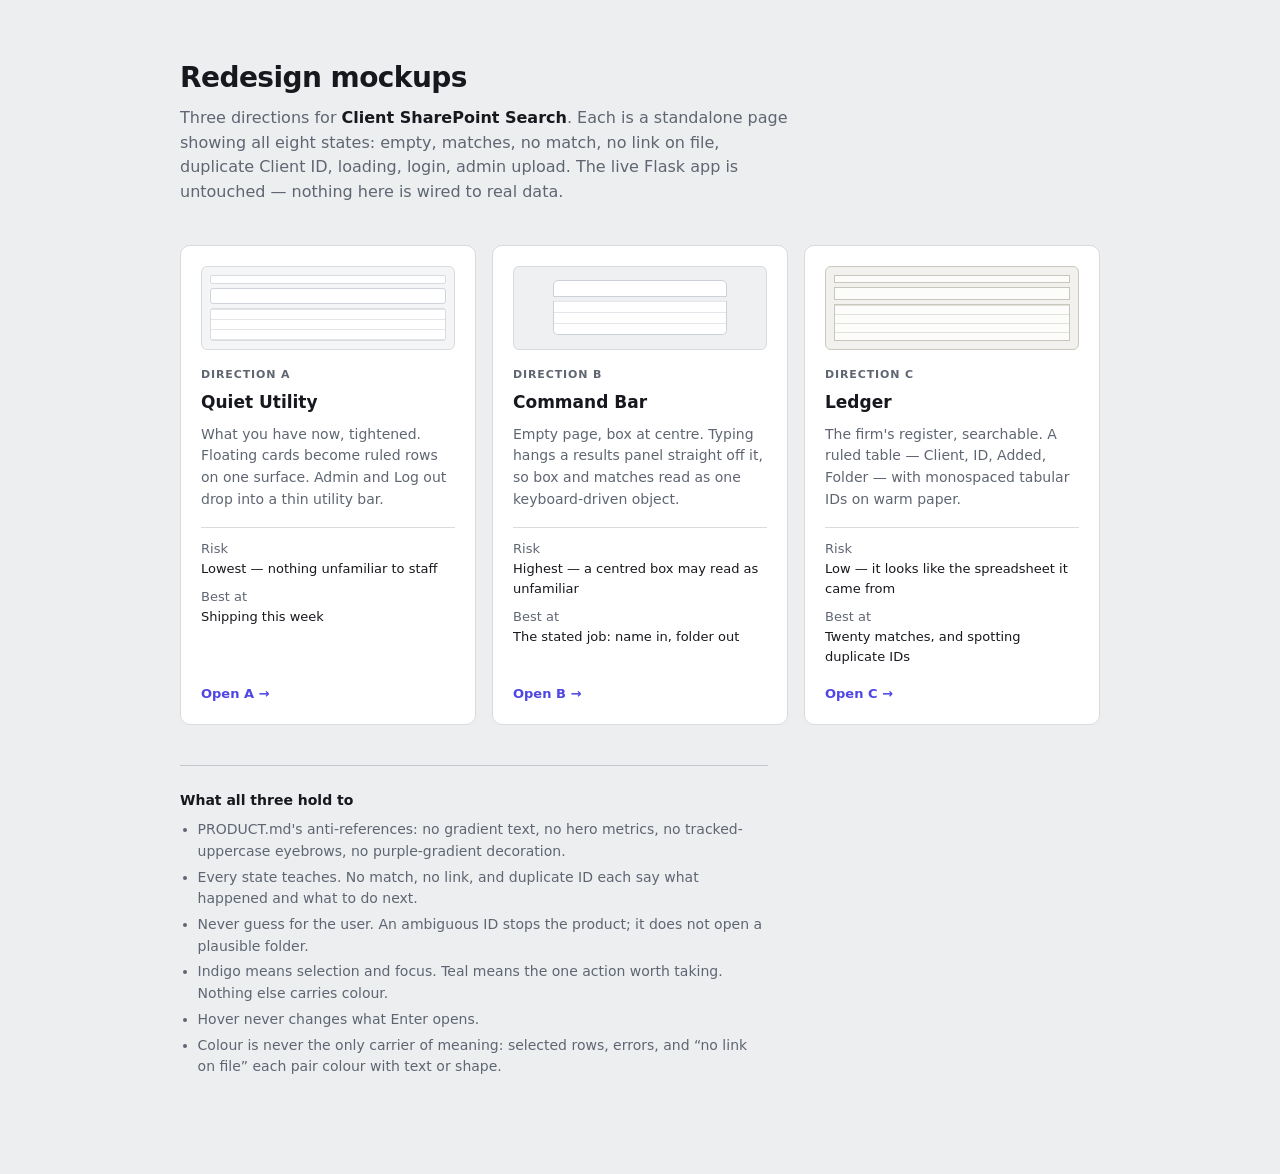
<file: mockups/index.html>
<!doctype html>
<html lang="en">
<head>
<meta charset="utf-8">
<meta name="viewport" content="width=device-width, initial-scale=1">
<title>Redesign mockups · Client SharePoint Search</title>
<style>
:root {
  --bg: #eceef0; --paper: #fff; --line: #d9dbdf; --line-strong: #c4c7cd;
  --ink: #16181d; --muted: #5f6672; --accent: #4f46e5;
  --dur: 180ms; --ease: cubic-bezier(.22,1,.36,1);
}
* { box-sizing: border-box; }
body {
  margin: 0; background: var(--bg); color: var(--ink);
  font-family: system-ui, -apple-system, "Segoe UI", sans-serif;
  line-height: 1.55; -webkit-font-smoothing: antialiased;
}
main { max-width: 60rem; margin: 0 auto; padding: 3.5rem 1.25rem 6rem; }
h1 { font-size: 1.75rem; letter-spacing: -.02em; margin: 0 0 .4rem; }
.lede { margin: 0 0 2.5rem; color: var(--muted); max-width: 60ch; }
.lede strong { color: var(--ink); font-weight: 600; }

.cards { display: grid; gap: 1rem; }
@media (min-width: 56rem) { .cards { grid-template-columns: repeat(3, 1fr); } }

a.card {
  display: flex; flex-direction: column;
  background: var(--paper); border: 1px solid var(--line);
  border-radius: 10px; padding: 1.25rem; text-decoration: none; color: inherit;
  transition: border-color var(--dur) var(--ease), transform var(--dur) var(--ease);
}
a.card:hover { border-color: var(--line-strong); transform: translateY(-2px); }
a.card:active { transform: translateY(0); }
a.card:focus-visible { outline: 2px solid var(--accent); outline-offset: 2px; }
.tag {
  font-size: .6875rem; font-weight: 700; letter-spacing: .08em;
  text-transform: uppercase; color: var(--muted); margin-bottom: .4rem;
}
.card h2 { margin: 0 0 .5rem; font-size: 1.0625rem; font-weight: 600; }
.card p { margin: 0 0 1rem; font-size: .875rem; color: var(--muted); }
.card dl { margin: 0; font-size: .8125rem; border-top: 1px solid var(--line); padding-top: .7rem; }
.card dt { color: var(--muted); }
.card dd { margin: 0 0 .5rem; }
.card dd:last-child { margin-bottom: 0; }
.card .go { margin-top: auto; padding-top: 1rem; font-size: .8125rem;
  font-weight: 600; color: var(--accent); }

/* miniature previews, drawn in CSS — a hint of each layout, not a screenshot */
.mini { height: 84px; border-radius: 6px; margin-bottom: 1rem; padding: 8px;
  display: flex; flex-direction: column; gap: 4px; }
.mini-a { background: #f4f5f6; border: 1px solid var(--line); }
.mini-a .bar { height: 9px; background: #fff; border: 1px solid var(--line); border-radius: 2px; }
.mini-a .box { height: 16px; background: #fff; border: 1px solid #cfd3da; border-radius: 3px; }
.mini-a .rows { flex: 1; background: #fff; border: 1px solid var(--line); border-radius: 3px;
  background-image: linear-gradient(#e3e5e9 1px, transparent 1px); background-size: 100% 10px; }
.mini-b { background: #eef0f2; border: 1px solid var(--line); justify-content: center; align-items: center; }
.mini-b .box { width: 74%; height: 17px; background: #fff; border: 1px solid #ccd1d8;
  border-radius: 5px 5px 0 0; }
.mini-b .panel { width: 74%; height: 34px; background: #fff; border: 1px solid #ccd1d8;
  border-top: 0; border-radius: 0 0 5px 5px;
  background-image: linear-gradient(#e2e5e9 1px, transparent 1px); background-size: 100% 11px; }
.mini-c { background: #f2f1ee; border: 1px solid #c9c6be; }
.mini-c .bar { height: 8px; background: #fcfcfb; border: 1px solid #c9c6be; }
.mini-c .box { height: 13px; background: #fcfcfb; border: 1px solid #c9c6be; }
.mini-c .table { flex: 1; background: #fcfcfb; border: 1px solid #c9c6be;
  background-image: linear-gradient(#e2e0da 1px, transparent 1px); background-size: 100% 9px; }

.rules { margin-top: 2.5rem; padding-top: 1.5rem; border-top: 1px solid var(--line-strong);
  font-size: .875rem; color: var(--muted); max-width: 66ch; }
.rules h3 { font-size: .875rem; color: var(--ink); margin: 0 0 .5rem; }
.rules ul { margin: 0; padding-left: 1.1rem; }
.rules li + li { margin-top: .25rem; }
</style>
</head>
<body>
<main>
  <h1>Redesign mockups</h1>
  <p class="lede">Three directions for <strong>Client SharePoint Search</strong>. Each is a
     standalone page showing all eight states: empty, matches, no match, no link on file,
     duplicate Client ID, loading, login, admin upload. The live Flask app is untouched —
     nothing here is wired to real data.</p>

  <div class="cards">

    <a class="card" href="a-quiet-utility.html">
      <div class="mini mini-a">
        <div class="bar"></div><div class="box"></div><div class="rows"></div>
      </div>
      <div class="tag">Direction A</div>
      <h2>Quiet Utility</h2>
      <p>What you have now, tightened. Floating cards become ruled rows on one surface.
         Admin and Log out drop into a thin utility bar.</p>
      <dl>
        <dt>Risk</dt><dd>Lowest — nothing unfamiliar to staff</dd>
        <dt>Best at</dt><dd>Shipping this week</dd>
      </dl>
      <span class="go">Open A →</span>
    </a>

    <a class="card" href="b-command-bar.html">
      <div class="mini mini-b">
        <div class="box"></div><div class="panel"></div>
      </div>
      <div class="tag">Direction B</div>
      <h2>Command Bar</h2>
      <p>Empty page, box at centre. Typing hangs a results panel straight off it, so box and
         matches read as one keyboard-driven object.</p>
      <dl>
        <dt>Risk</dt><dd>Highest — a centred box may read as unfamiliar</dd>
        <dt>Best at</dt><dd>The stated job: name in, folder out</dd>
      </dl>
      <span class="go">Open B →</span>
    </a>

    <a class="card" href="c-ledger.html">
      <div class="mini mini-c">
        <div class="bar"></div><div class="box"></div><div class="table"></div>
      </div>
      <div class="tag">Direction C</div>
      <h2>Ledger</h2>
      <p>The firm's register, searchable. A ruled table — Client, ID, Added, Folder — with
         monospaced tabular IDs on warm paper.</p>
      <dl>
        <dt>Risk</dt><dd>Low — it looks like the spreadsheet it came from</dd>
        <dt>Best at</dt><dd>Twenty matches, and spotting duplicate IDs</dd>
      </dl>
      <span class="go">Open C →</span>
    </a>

  </div>

  <section class="rules">
    <h3>What all three hold to</h3>
    <ul>
      <li>PRODUCT.md's anti-references: no gradient text, no hero metrics, no tracked-uppercase eyebrows, no purple-gradient decoration.</li>
      <li>Every state teaches. No match, no link, and duplicate ID each say what happened and what to do next.</li>
      <li>Never guess for the user. An ambiguous ID stops the product; it does not open a plausible folder.</li>
      <li>Indigo means selection and focus. Teal means the one action worth taking. Nothing else carries colour.</li>
      <li>Hover never changes what Enter opens.</li>
      <li>Colour is never the only carrier of meaning: selected rows, errors, and “no link on file” each pair colour with text or shape.</li>
    </ul>
  </section>
</main>
</body>
</html>
</file>
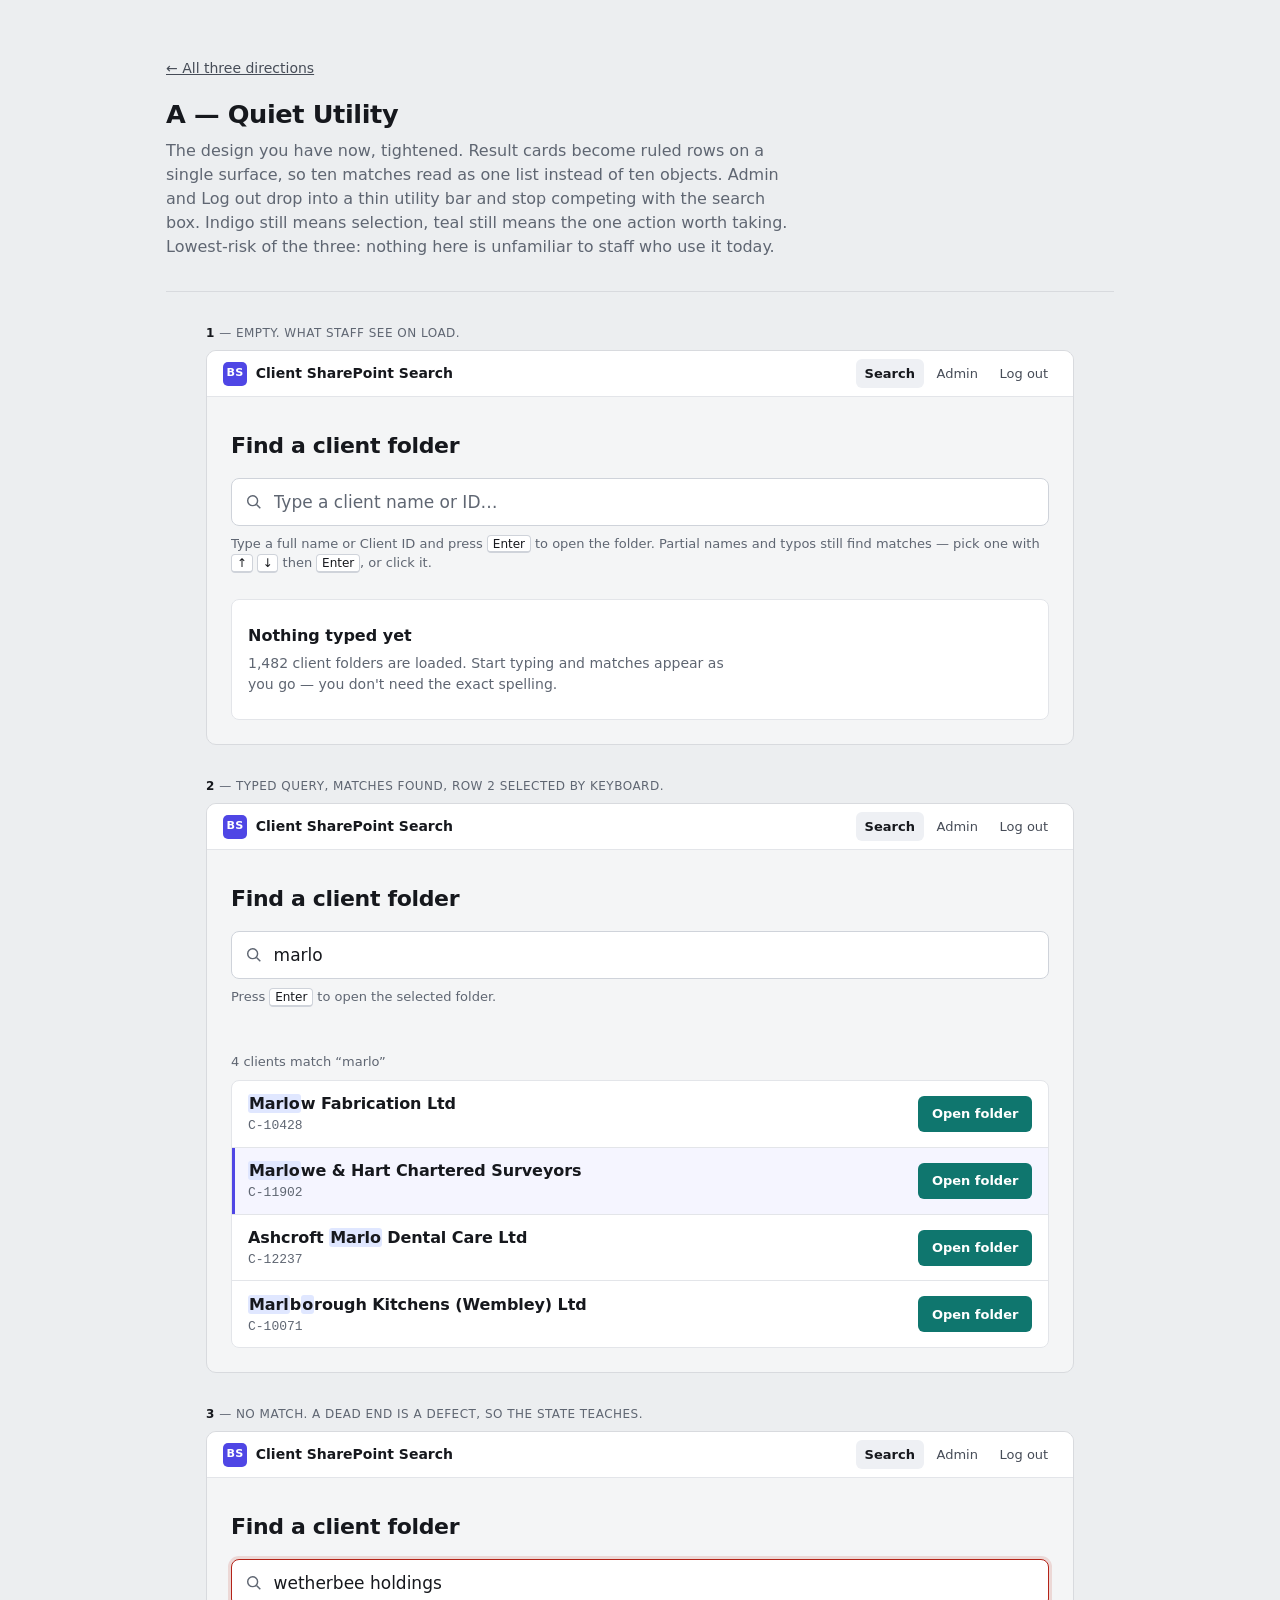
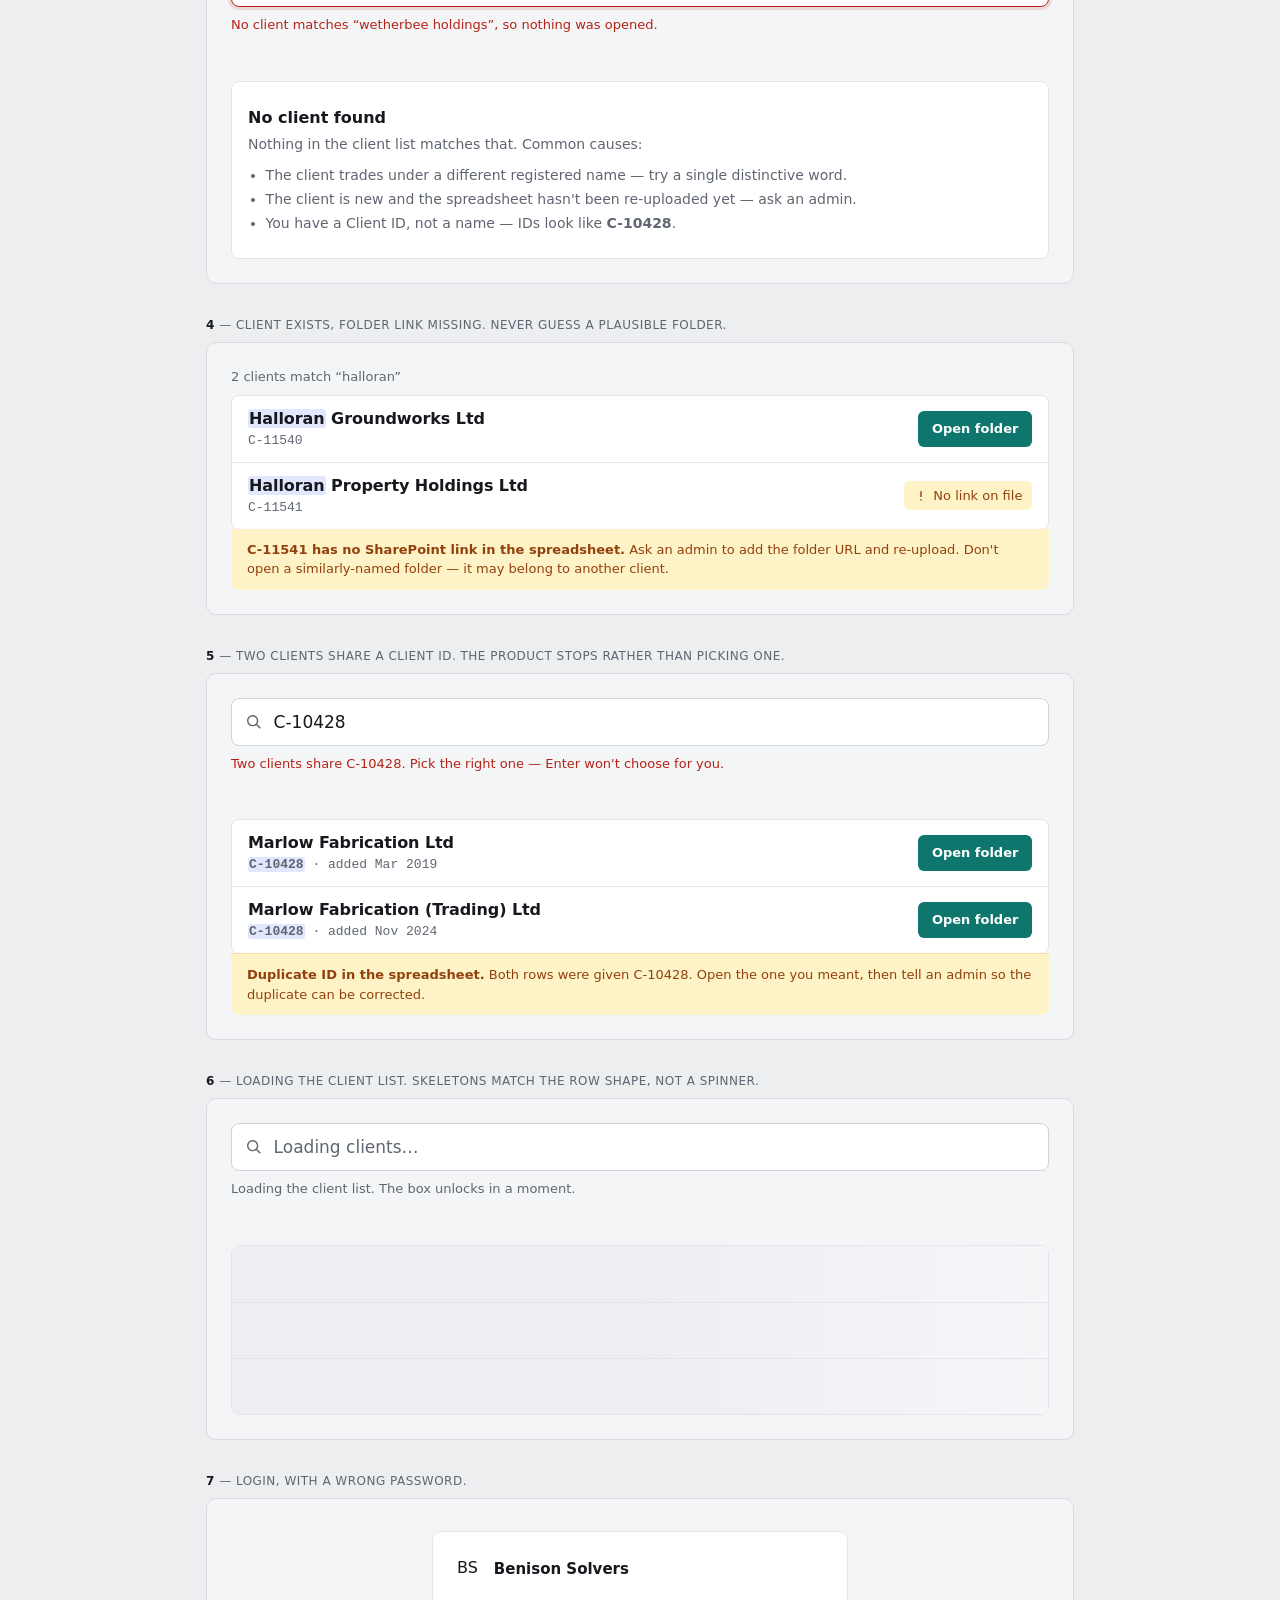
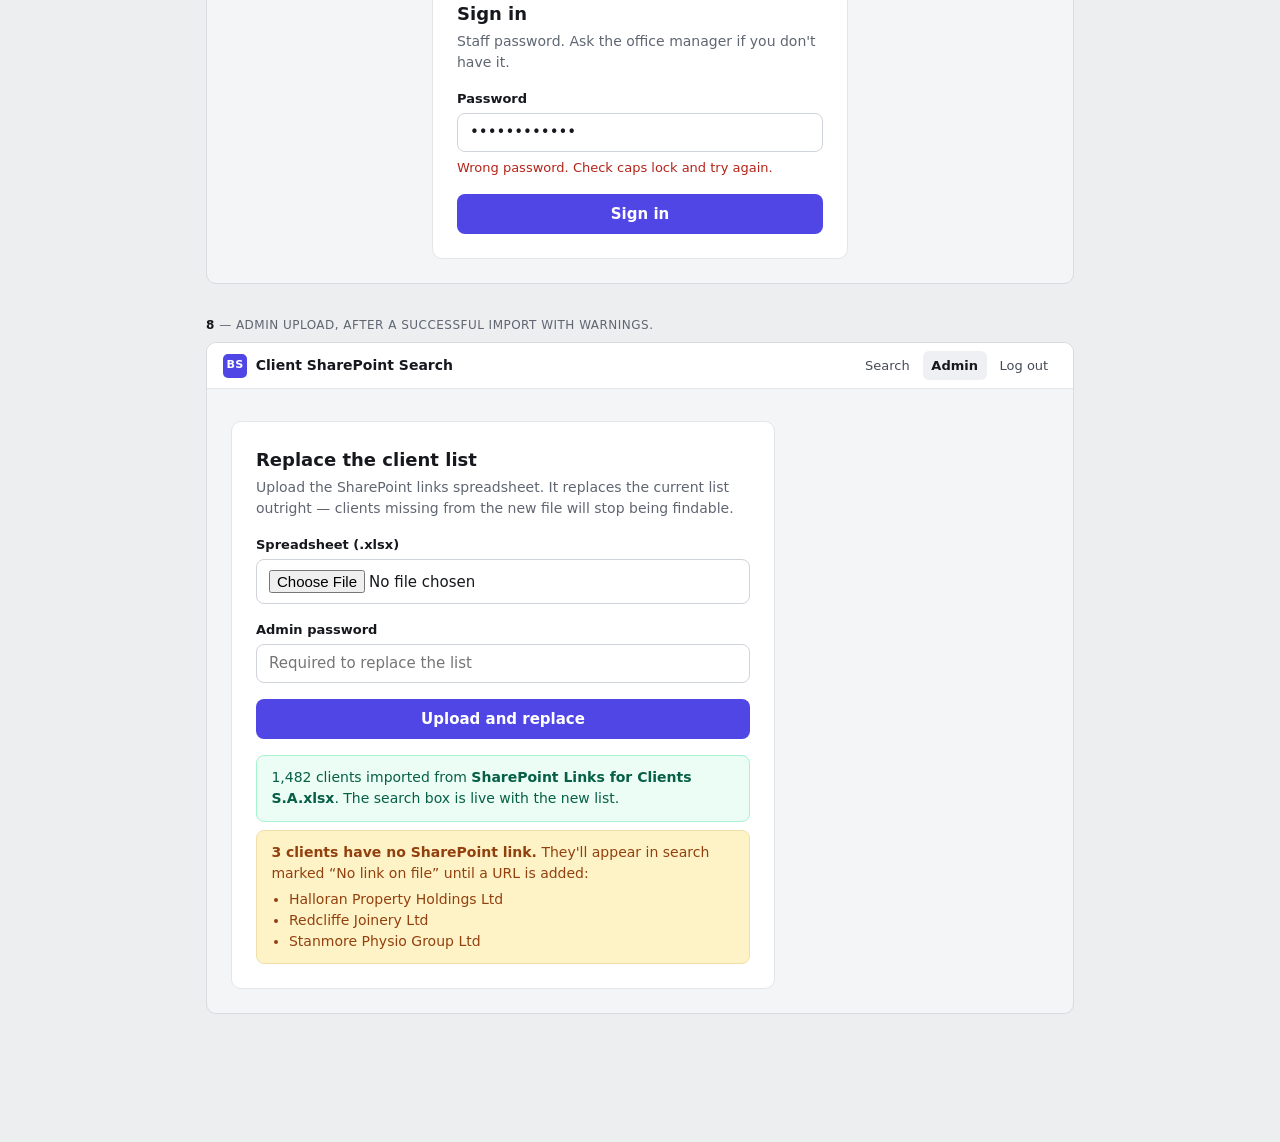
<file: mockups/a-quiet-utility.html>
<!doctype html>
<html lang="en">
<head>
<meta charset="utf-8">
<meta name="viewport" content="width=device-width, initial-scale=1">
<title>Mockup A — Quiet Utility · Client SharePoint Search</title>
<style>
/* =========================================================================
   DIRECTION A — QUIET UTILITY
   The current design, tightened. Cards become ruled rows. Admin/Log out
   demoted to a thin utility bar. The search box is the page's centre of
   gravity. Indigo = selection. Teal = the one primary action.
   Lowest-risk direction: same shapes staff already see today.
   ========================================================================= */
:root {
  --bg: #f4f5f6;
  --surface: #fff;
  --line: #e3e5e9;
  --line-strong: #cfd3da;

  --ink: #16181d;
  --ink-soft: #464c57;
  --muted: #5f6672;

  --accent: #4f46e5;         /* selection / focus / match */
  --accent-soft: #e0e7ff;
  --accent-ring: rgba(79,70,229,.32);
  --action: #0f766e;         /* the one primary action: open folder */
  --action-hover: #115e59;

  --danger: #b42318;
  --warn-ink: #92400e;
  --warn-bg: #fef3c7;

  --sp-1: .25rem; --sp-2: .5rem; --sp-3: .75rem;
  --sp-4: 1rem; --sp-6: 1.5rem; --sp-8: 2rem;
  --radius: 8px;
  --dur: 180ms;
  --ease: cubic-bezier(.22,1,.36,1);
}
* { box-sizing: border-box; }
body {
  margin: 0;
  background: #eceef0;
  color: var(--ink);
  font-family: system-ui, -apple-system, "Segoe UI", sans-serif;
  font-size: 16px;
  line-height: 1.5;
  -webkit-font-smoothing: antialiased;
}

/* ---- mockup scaffolding (not part of the design) ---- */
.sheet { max-width: 980px; margin: 0 auto; padding: var(--sp-8) var(--sp-4) 6rem; }
.sheet-head { padding: var(--sp-6) 0 var(--sp-8); border-bottom: 1px solid #d8dade; margin-bottom: var(--sp-8); }
.sheet-head h1 { font-size: 1.6rem; margin: 0 0 .35rem; letter-spacing: -.015em; }
.sheet-head p { margin: 0; color: var(--muted); max-width: 62ch; }
.sheet-head .back { display: inline-block; margin-bottom: var(--sp-4); font-size: .875rem; color: var(--ink-soft); }
.frame { margin-bottom: var(--sp-8); }
.frame > figcaption {
  font-size: .75rem; letter-spacing: .04em; text-transform: uppercase;
  color: var(--muted); margin-bottom: var(--sp-2);
  font-variant-numeric: tabular-nums;
}
.frame > figcaption b { color: var(--ink); font-weight: 600; }
.screen {
  background: var(--bg); border: 1px solid #d8dade; border-radius: 10px;
  overflow: hidden;
}

/* ---- the actual design ---- */
.util {
  display: flex; align-items: center; justify-content: space-between;
  gap: var(--sp-4);
  padding: var(--sp-2) var(--sp-4);
  background: var(--surface);
  border-bottom: 1px solid var(--line);
}
.util .brand { display: flex; align-items: center; gap: .55rem; min-width: 0; }
.util .mark {
  width: 24px; height: 24px; border-radius: 5px; flex: none;
  background: var(--accent); color: #fff;
  display: grid; place-items: center;
  font-size: .7rem; font-weight: 700; letter-spacing: .02em;
}
.util .name { font-size: .875rem; font-weight: 600; color: var(--ink); }
.util nav { display: flex; gap: var(--sp-1); }
.util nav a {
  font-size: .8125rem; color: var(--ink-soft); text-decoration: none;
  padding: .3rem .55rem; border-radius: 6px;
  transition: background var(--dur) var(--ease), color var(--dur) var(--ease);
}
.util nav a:hover { background: #f0f1f4; color: var(--ink); }
.util nav a[aria-current] { color: var(--ink); font-weight: 600; background: #eef0f4; }

.stage { padding: var(--sp-8) var(--sp-6) var(--sp-6); }
.stage-narrow { max-width: 26rem; margin: 0 auto; }

h2.title {
  font-size: 1.375rem; letter-spacing: -.015em; margin: 0 0 var(--sp-4);
  font-weight: 600;
}

/* search */
.search-wrap { position: relative; }
.search-wrap input {
  width: 100%; padding: .8rem 1rem .8rem 2.6rem;
  font-size: 1.0625rem; font-family: inherit;
  color: var(--ink); background: var(--surface);
  border: 1px solid var(--line-strong); border-radius: var(--radius);
  transition: border-color var(--dur) var(--ease), box-shadow var(--dur) var(--ease);
}
.search-wrap input::placeholder { color: var(--muted); opacity: 1; }
.search-wrap input:focus-visible {
  outline: none; border-color: var(--accent);
  box-shadow: 0 0 0 3px var(--accent-ring);
}
.search-wrap .icon {
  position: absolute; left: .85rem; top: 50%; transform: translateY(-50%);
  width: 18px; height: 18px; color: var(--muted); pointer-events: none;
}
.search-wrap.is-error input { border-color: var(--danger); box-shadow: 0 0 0 3px rgba(180,35,24,.14); }

/* one reserved slot: hint, replaced in place by a refusal. Nothing moves. */
.msg { min-height: 2.6rem; margin: var(--sp-2) 0 var(--sp-6); font-size: .8125rem; }
.msg .hint { margin: 0; color: var(--muted); }
.msg .refusal { margin: 0; color: var(--danger); font-weight: 500; }
kbd {
  font: inherit; font-size: .75rem; background: var(--surface); color: var(--ink);
  border: 1px solid var(--line-strong); border-bottom-width: 2px;
  border-radius: 4px; padding: .05rem .3rem;
}

/* results — ruled rows on one card, not floating cards */
.results { list-style: none; margin: 0; padding: 0;
  background: var(--surface); border: 1px solid var(--line);
  border-radius: var(--radius); overflow: hidden; }
.results li { display: flex; align-items: center; gap: var(--sp-4);
  padding: .7rem var(--sp-4); border-top: 1px solid var(--line); }
.results li:first-child { border-top: 0; }
.results .who { min-width: 0; flex: 1; }
.results .who .n { display: block; font-weight: 600; letter-spacing: -.005em;
  overflow: hidden; text-overflow: ellipsis; white-space: nowrap; }
.results .who .id { display: block; font-size: .8125rem; color: var(--muted);
  font-variant-numeric: tabular-nums;
  font-family: ui-monospace, "SF Mono", "Cascadia Mono", Menlo, monospace; }
.results li[aria-selected="true"] {
  background: #f5f5ff;
  box-shadow: inset 3px 0 0 var(--accent);
}
mark {
  background: var(--accent-soft); color: inherit; font-weight: 700;
  border-radius: 3px; padding: 0 1px;
}
a.open {
  flex: none; display: inline-flex; align-items: center; min-height: 36px;
  padding: 0 .85rem; border-radius: 6px;
  background: var(--action); color: #fff; text-decoration: none;
  font-size: .8125rem; font-weight: 600; white-space: nowrap;
  transition: background var(--dur) var(--ease);
}
a.open:hover { background: var(--action-hover); }
a.open:active { transform: translateY(1px); }
.nolink {
  flex: none; display: inline-flex; align-items: center; gap: .35rem;
  padding: .3rem .6rem; border-radius: 6px;
  background: var(--warn-bg); color: var(--warn-ink);
  font-size: .8125rem; font-weight: 500; white-space: nowrap;
}
.count { font-size: .8125rem; color: var(--muted); margin: 0 0 var(--sp-2);
  font-variant-numeric: tabular-nums; }

/* collision warning: colour is never the only carrier */
.collide {
  display: flex; gap: .6rem; align-items: flex-start;
  padding: .7rem var(--sp-4); background: var(--warn-bg);
  border-top: 1px solid #f2dfa8;
  font-size: .8125rem; color: var(--warn-ink);
}
.collide b { font-weight: 600; }

/* states that teach */
.state { padding: var(--sp-6) var(--sp-4); text-align: left;
  background: var(--surface); border: 1px solid var(--line); border-radius: var(--radius); }
.state h3 { margin: 0 0 .3rem; font-size: 1rem; font-weight: 600; }
.state p { margin: 0; color: var(--muted); font-size: .875rem; max-width: 55ch; }
.state ul { margin: .6rem 0 0; padding-left: 1.1rem; color: var(--muted); font-size: .875rem; }
.state li + li { margin-top: .2rem; }

/* loading */
.skel { height: 56px; border-radius: 0; border-top: 1px solid var(--line);
  background: linear-gradient(90deg,#eceef2 25%,#f5f6f8 50%,#eceef2 75%);
  background-size: 200% 100%; animation: sheen 1.2s linear infinite; }
.skel:first-child { border-top: 0; }
@keyframes sheen { from { background-position: 200% 0 } to { background-position: -200% 0 } }

/* forms: login + admin */
.card {
  background: var(--surface); border: 1px solid var(--line);
  border-radius: 10px; padding: var(--sp-6);
}
.card h2 { margin: 0 0 .25rem; font-size: 1.125rem; font-weight: 600; }
.card .sub { margin: 0 0 var(--sp-4); font-size: .875rem; color: var(--muted); }
label { display: block; font-size: .8125rem; font-weight: 600; margin-bottom: .3rem; }
input[type=password], input[type=file] {
  width: 100%; padding: .6rem .75rem; font-size: .9375rem; font-family: inherit;
  background: var(--surface); color: var(--ink);
  border: 1px solid var(--line-strong); border-radius: var(--radius);
}
input:focus-visible { outline: none; border-color: var(--accent); box-shadow: 0 0 0 3px var(--accent-ring); }
button {
  margin-top: var(--sp-4); width: 100%; min-height: 40px;
  padding: .55rem 1rem; font: inherit; font-size: .9375rem; font-weight: 600;
  border: 0; border-radius: var(--radius);
  background: var(--accent); color: #fff; cursor: pointer;
  transition: background var(--dur) var(--ease);
}
button:hover { background: #4338ca; }
button:active { background: #3730a3; transform: translateY(1px); }
.field-error { margin: .4rem 0 0; font-size: .8125rem; color: var(--danger); }
.upload-ok {
  margin-top: var(--sp-4); padding: .7rem .9rem; border-radius: var(--radius);
  background: #ecfdf5; border: 1px solid #a7f3d0; color: #065f46; font-size: .875rem;
}
.upload-warn {
  margin-top: var(--sp-2); padding: .7rem .9rem; border-radius: var(--radius);
  background: var(--warn-bg); border: 1px solid #f2dfa8; color: var(--warn-ink); font-size: .875rem;
}
.upload-warn ul { margin: .35rem 0 0; padding-left: 1.1rem; }
:focus-visible { outline: 2px solid var(--accent); outline-offset: 2px; }
@media (prefers-reduced-motion: reduce) {
  .skel { animation: none; background: #eceef2; }
  *, *::before, *::after { transition-duration: 1ms !important; }
}
</style>
</head>
<body>
<div class="sheet">

  <header class="sheet-head">
    <a class="back" href="index.html">← All three directions</a>
    <h1>A — Quiet Utility</h1>
    <p>The design you have now, tightened. Result cards become ruled rows on a single
       surface, so ten matches read as one list instead of ten objects. Admin and
       Log out drop into a thin utility bar and stop competing with the search box.
       Indigo still means selection, teal still means the one action worth taking.
       Lowest-risk of the three: nothing here is unfamiliar to staff who use it today.</p>
  </header>

  <!-- 1 · EMPTY -->
  <figure class="frame">
    <figcaption><b>1</b> — Empty. What staff see on load.</figcaption>
    <div class="screen">
      <div class="util">
        <div class="brand"><span class="mark">BS</span><span class="name">Client SharePoint Search</span></div>
        <nav><a href="#" aria-current="page">Search</a><a href="#">Admin</a><a href="#">Log out</a></nav>
      </div>
      <div class="stage">
        <h2 class="title">Find a client folder</h2>
        <div class="search-wrap">
          <svg class="icon" viewBox="0 0 20 20" fill="none" stroke="currentColor" stroke-width="1.6" aria-hidden="true">
            <circle cx="8.5" cy="8.5" r="5.5"/><path d="M12.8 12.8 17 17"/>
          </svg>
          <input type="search" placeholder="Type a client name or ID…" aria-label="Search clients by name or Client ID">
        </div>
        <div class="msg">
          <p class="hint">Type a full name or Client ID and press <kbd>Enter</kbd> to open the folder.
             Partial names and typos still find matches — pick one with <kbd>↑</kbd> <kbd>↓</kbd> then <kbd>Enter</kbd>, or click it.</p>
        </div>
        <div class="state">
          <h3>Nothing typed yet</h3>
          <p>1,482 client folders are loaded. Start typing and matches appear as you go —
             you don't need the exact spelling.</p>
        </div>
      </div>
    </div>
  </figure>

  <!-- 2 · MATCHES -->
  <figure class="frame">
    <figcaption><b>2</b> — Typed query, matches found, row 2 selected by keyboard.</figcaption>
    <div class="screen">
      <div class="util">
        <div class="brand"><span class="mark">BS</span><span class="name">Client SharePoint Search</span></div>
        <nav><a href="#" aria-current="page">Search</a><a href="#">Admin</a><a href="#">Log out</a></nav>
      </div>
      <div class="stage">
        <h2 class="title">Find a client folder</h2>
        <div class="search-wrap">
          <svg class="icon" viewBox="0 0 20 20" fill="none" stroke="currentColor" stroke-width="1.6" aria-hidden="true">
            <circle cx="8.5" cy="8.5" r="5.5"/><path d="M12.8 12.8 17 17"/>
          </svg>
          <input type="search" value="marlo" aria-label="Search clients by name or Client ID">
        </div>
        <div class="msg">
          <p class="hint">Press <kbd>Enter</kbd> to open the selected folder.</p>
        </div>
        <p class="count">4 clients match “marlo”</p>
        <ul class="results" role="listbox" aria-label="Matching clients">
          <li role="option">
            <span class="who">
              <span class="n"><mark>Marlo</mark>w Fabrication Ltd</span>
              <span class="id">C-10428</span>
            </span>
            <a class="open" href="#">Open folder</a>
          </li>
          <li role="option" aria-selected="true">
            <span class="who">
              <span class="n"><mark>Marlo</mark>we &amp; Hart Chartered Surveyors</span>
              <span class="id">C-11902</span>
            </span>
            <a class="open" href="#">Open folder</a>
          </li>
          <li role="option">
            <span class="who">
              <span class="n">Ashcroft <mark>Marlo</mark> Dental Care Ltd</span>
              <span class="id">C-12237</span>
            </span>
            <a class="open" href="#">Open folder</a>
          </li>
          <li role="option">
            <span class="who">
              <span class="n"><mark>Marl</mark>b<mark>o</mark>rough Kitchens (Wembley) Ltd</span>
              <span class="id">C-10071</span>
            </span>
            <a class="open" href="#">Open folder</a>
          </li>
        </ul>
      </div>
    </div>
  </figure>

  <!-- 3 · NO MATCH -->
  <figure class="frame">
    <figcaption><b>3</b> — No match. A dead end is a defect, so the state teaches.</figcaption>
    <div class="screen">
      <div class="util">
        <div class="brand"><span class="mark">BS</span><span class="name">Client SharePoint Search</span></div>
        <nav><a href="#" aria-current="page">Search</a><a href="#">Admin</a><a href="#">Log out</a></nav>
      </div>
      <div class="stage">
        <h2 class="title">Find a client folder</h2>
        <div class="search-wrap is-error">
          <svg class="icon" viewBox="0 0 20 20" fill="none" stroke="currentColor" stroke-width="1.6" aria-hidden="true">
            <circle cx="8.5" cy="8.5" r="5.5"/><path d="M12.8 12.8 17 17"/>
          </svg>
          <input type="search" value="wetherbee holdings" aria-label="Search clients by name or Client ID">
        </div>
        <div class="msg">
          <p class="refusal">No client matches “wetherbee holdings”, so nothing was opened.</p>
        </div>
        <div class="state">
          <h3>No client found</h3>
          <p>Nothing in the client list matches that. Common causes:</p>
          <ul>
            <li>The client trades under a different registered name — try a single distinctive word.</li>
            <li>The client is new and the spreadsheet hasn't been re-uploaded yet — ask an admin.</li>
            <li>You have a Client ID, not a name — IDs look like <strong>C-10428</strong>.</li>
          </ul>
        </div>
      </div>
    </div>
  </figure>

  <!-- 4 · NO LINK ON FILE -->
  <figure class="frame">
    <figcaption><b>4</b> — Client exists, folder link missing. Never guess a plausible folder.</figcaption>
    <div class="screen">
      <div class="stage" style="padding-top:var(--sp-6)">
        <p class="count">2 clients match “halloran”</p>
        <ul class="results" role="listbox" aria-label="Matching clients">
          <li role="option">
            <span class="who">
              <span class="n"><mark>Halloran</mark> Groundworks Ltd</span>
              <span class="id">C-11540</span>
            </span>
            <a class="open" href="#">Open folder</a>
          </li>
          <li role="option">
            <span class="who">
              <span class="n"><mark>Halloran</mark> Property Holdings Ltd</span>
              <span class="id">C-11541</span>
            </span>
            <span class="nolink">
              <svg width="14" height="14" viewBox="0 0 16 16" fill="none" stroke="currentColor" stroke-width="1.6" aria-hidden="true">
                <path d="M8 2.5v6.5"/><circle cx="8" cy="12.4" r=".9" fill="currentColor" stroke="none"/>
              </svg>
              No link on file
            </span>
          </li>
        </ul>
        <div class="collide" style="border-top:0;border-radius:0 0 var(--radius) var(--radius);margin-top:-1px">
          <span>
            <b>C-11541 has no SharePoint link in the spreadsheet.</b>
            Ask an admin to add the folder URL and re-upload. Don't open a similarly-named
            folder — it may belong to another client.
          </span>
        </div>
      </div>
    </div>
  </figure>

  <!-- 5 · ID COLLISION -->
  <figure class="frame">
    <figcaption><b>5</b> — Two clients share a Client ID. The product stops rather than picking one.</figcaption>
    <div class="screen">
      <div class="stage" style="padding-top:var(--sp-6)">
        <div class="search-wrap">
          <svg class="icon" viewBox="0 0 20 20" fill="none" stroke="currentColor" stroke-width="1.6" aria-hidden="true">
            <circle cx="8.5" cy="8.5" r="5.5"/><path d="M12.8 12.8 17 17"/>
          </svg>
          <input type="search" value="C-10428" aria-label="Search clients by name or Client ID">
        </div>
        <div class="msg">
          <p class="refusal">Two clients share C-10428. Pick the right one — Enter won't choose for you.</p>
        </div>
        <ul class="results" role="listbox" aria-label="Matching clients">
          <li role="option">
            <span class="who">
              <span class="n">Marlow Fabrication Ltd</span>
              <span class="id"><mark>C-10428</mark> · added Mar 2019</span>
            </span>
            <a class="open" href="#">Open folder</a>
          </li>
          <li role="option">
            <span class="who">
              <span class="n">Marlow Fabrication (Trading) Ltd</span>
              <span class="id"><mark>C-10428</mark> · added Nov 2024</span>
            </span>
            <a class="open" href="#">Open folder</a>
          </li>
        </ul>
        <div class="collide" style="border-radius:0 0 var(--radius) var(--radius);margin-top:-1px">
          <span>
            <b>Duplicate ID in the spreadsheet.</b>
            Both rows were given C-10428. Open the one you meant, then tell an admin so the
            duplicate can be corrected.
          </span>
        </div>
      </div>
    </div>
  </figure>

  <!-- 6 · LOADING -->
  <figure class="frame">
    <figcaption><b>6</b> — Loading the client list. Skeletons match the row shape, not a spinner.</figcaption>
    <div class="screen">
      <div class="stage" style="padding-top:var(--sp-6)">
        <div class="search-wrap">
          <svg class="icon" viewBox="0 0 20 20" fill="none" stroke="currentColor" stroke-width="1.6" aria-hidden="true">
            <circle cx="8.5" cy="8.5" r="5.5"/><path d="M12.8 12.8 17 17"/>
          </svg>
          <input type="search" placeholder="Loading clients…" disabled aria-label="Search clients by name or Client ID">
        </div>
        <div class="msg"><p class="hint">Loading the client list. The box unlocks in a moment.</p></div>
        <div class="results" aria-hidden="true">
          <div class="skel"></div><div class="skel"></div><div class="skel"></div>
        </div>
      </div>
    </div>
  </figure>

  <!-- 7 · LOGIN -->
  <figure class="frame">
    <figcaption><b>7</b> — Login, with a wrong password.</figcaption>
    <div class="screen">
      <div class="stage">
        <div class="stage-narrow">
          <div class="card">
            <div class="brand" style="display:flex;align-items:center;gap:.55rem;margin-bottom:var(--sp-4)">
              <span class="mark" style="width:28px;height:28px">BS</span>
              <span class="name" style="font-size:.9375rem;font-weight:600">Benison Solvers</span>
            </div>
            <h2>Sign in</h2>
            <p class="sub">Staff password. Ask the office manager if you don't have it.</p>
            <label for="pw-a">Password</label>
            <input id="pw-a" type="password" value="············" aria-invalid="true" aria-describedby="pw-a-err">
            <p class="field-error" id="pw-a-err">Wrong password. Check caps lock and try again.</p>
            <button type="button">Sign in</button>
          </div>
        </div>
      </div>
    </div>
  </figure>

  <!-- 8 · ADMIN -->
  <figure class="frame">
    <figcaption><b>8</b> — Admin upload, after a successful import with warnings.</figcaption>
    <div class="screen">
      <div class="util">
        <div class="brand"><span class="mark">BS</span><span class="name">Client SharePoint Search</span></div>
        <nav><a href="#">Search</a><a href="#" aria-current="page">Admin</a><a href="#">Log out</a></nav>
      </div>
      <div class="stage">
        <div style="max-width:34rem">
          <div class="card">
            <h2>Replace the client list</h2>
            <p class="sub">Upload the SharePoint links spreadsheet. It replaces the current list
               outright — clients missing from the new file will stop being findable.</p>

            <label for="f-a">Spreadsheet (.xlsx)</label>
            <input id="f-a" type="file">

            <label for="ap-a" style="margin-top:var(--sp-4)">Admin password</label>
            <input id="ap-a" type="password" placeholder="Required to replace the list">

            <button type="button">Upload and replace</button>

            <div class="upload-ok">
              1,482 clients imported from <strong>SharePoint Links for Clients S.A.xlsx</strong>.
              The search box is live with the new list.
            </div>
            <div class="upload-warn">
              <strong>3 clients have no SharePoint link.</strong> They'll appear in search
              marked “No link on file” until a URL is added:
              <ul>
                <li>Halloran Property Holdings Ltd</li>
                <li>Redcliffe Joinery Ltd</li>
                <li>Stanmore Physio Group Ltd</li>
              </ul>
            </div>
          </div>
        </div>
      </div>
    </div>
  </figure>

</div>
</body>
</html>
</file>
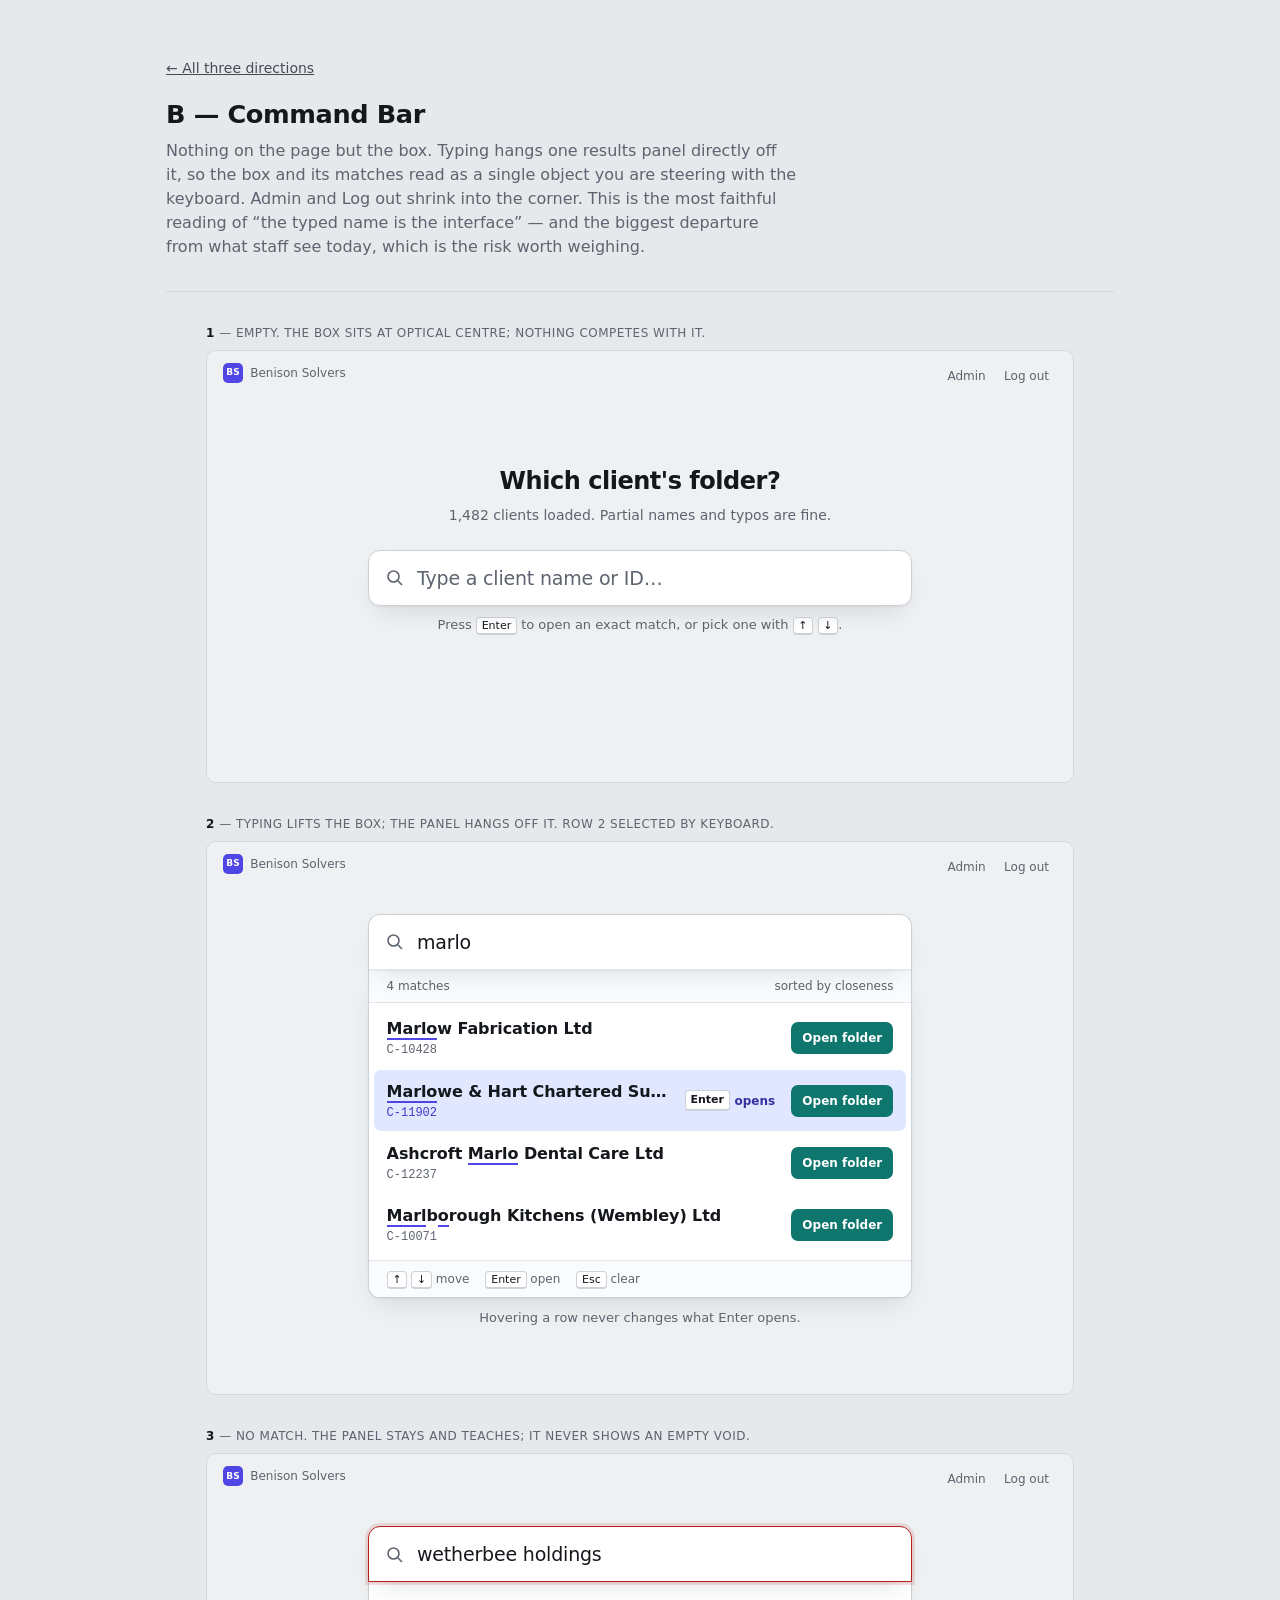
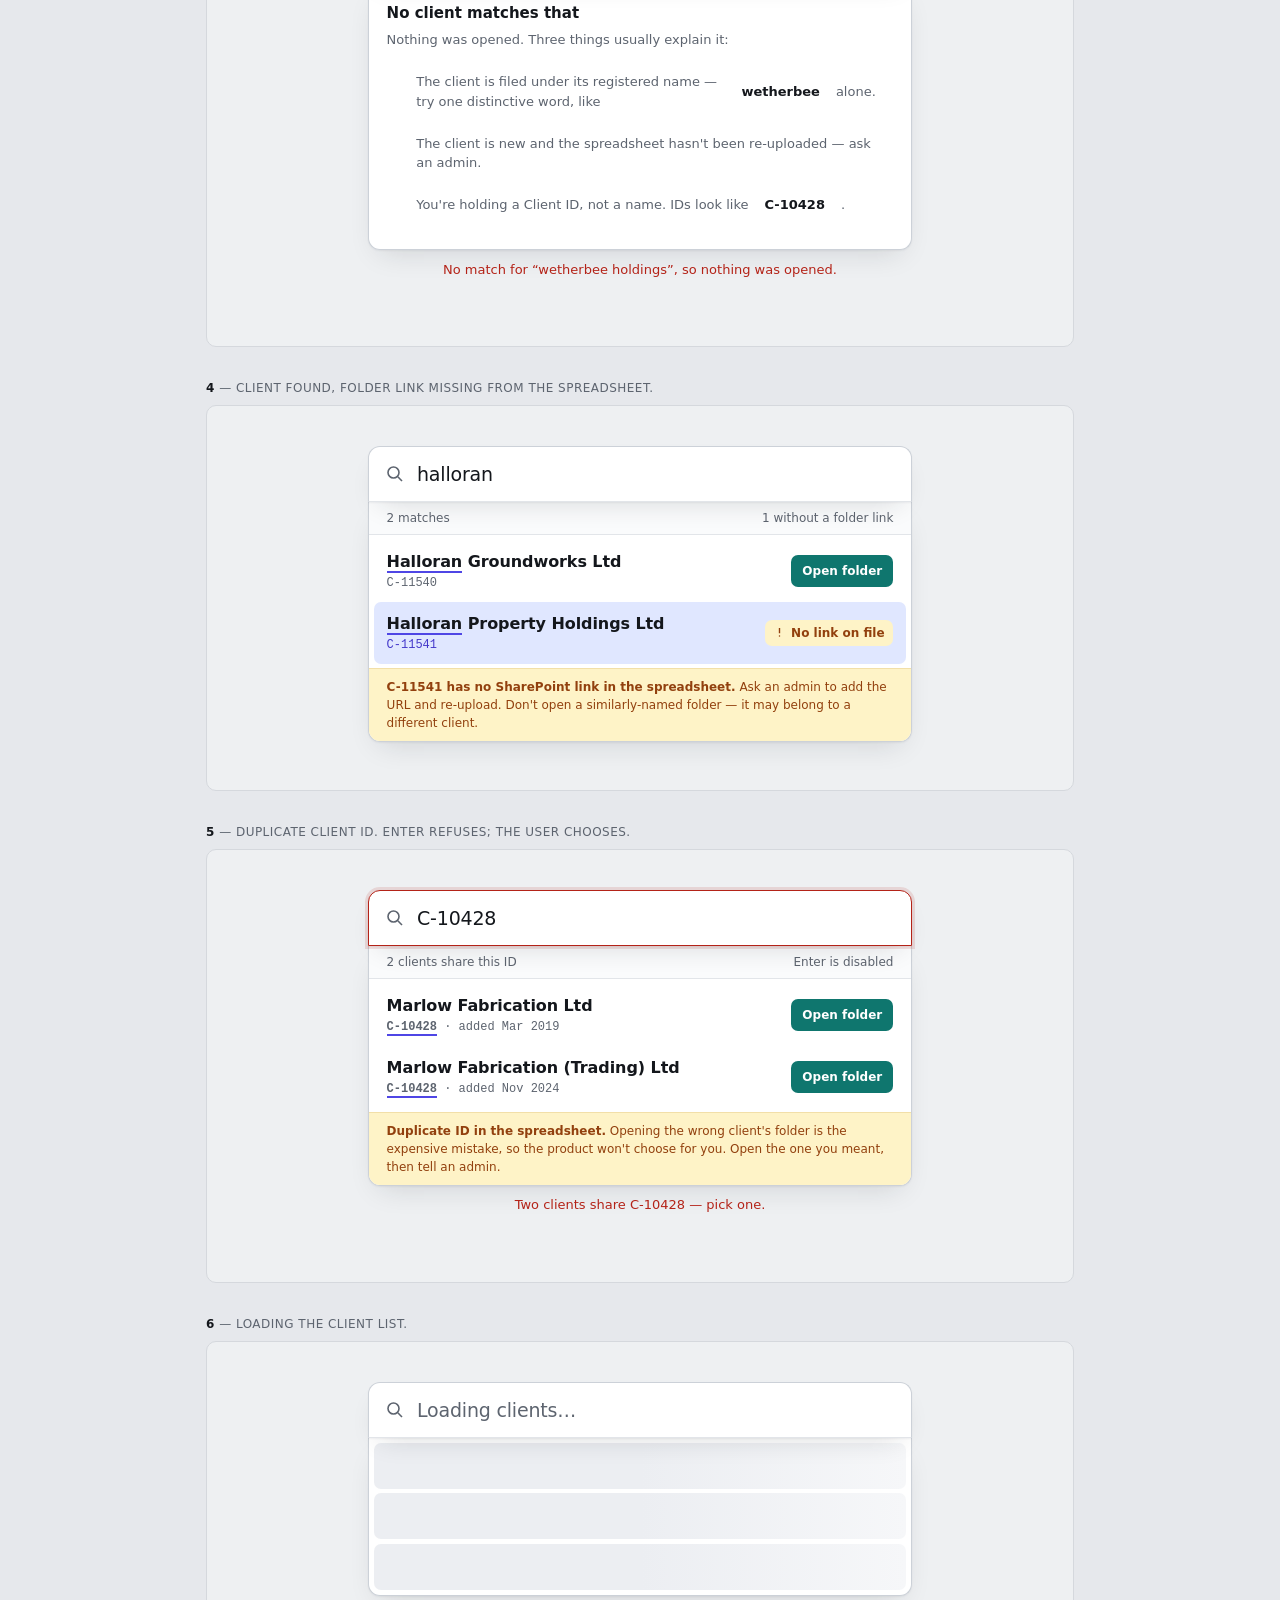
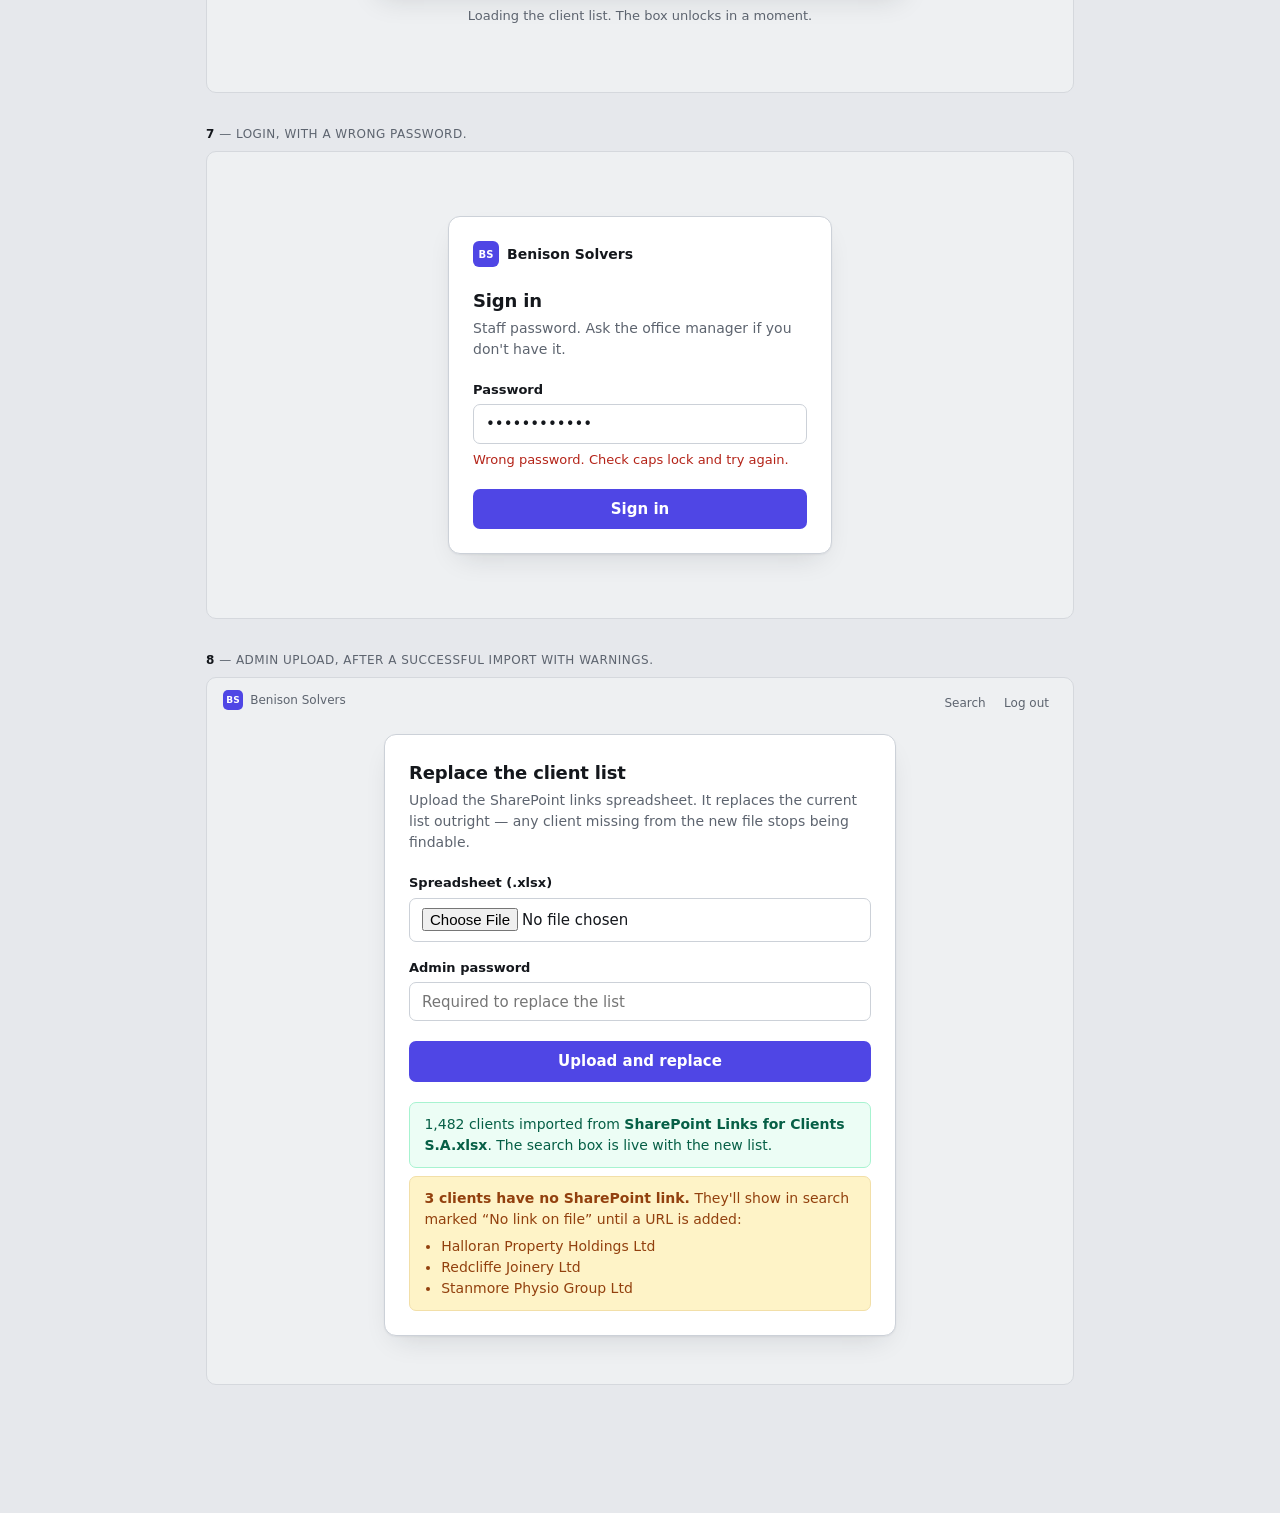
<file: mockups/b-command-bar.html>
<!doctype html>
<html lang="en">
<head>
<meta charset="utf-8">
<meta name="viewport" content="width=device-width, initial-scale=1">
<title>Mockup B — Command Bar · Client SharePoint Search</title>
<style>
/* =========================================================================
   DIRECTION B — COMMAND BAR
   The typed name IS the interface. Empty state: box sits at optical centre,
   nothing else on the page. Typing lifts the box and hangs one results panel
   directly beneath it — a single object, not a page of scattered cards.
   Chrome is near-zero: Admin / Log out live in the corner, small.
   ========================================================================= */
:root {
  --bg: #eef0f2;
  --surface: #fff;
  --line: #e2e5e9;
  --line-strong: #ccd1d8;

  --ink: #14171c;
  --ink-soft: #444b55;
  --muted: #5d646f;

  --accent: #4f46e5;
  --accent-soft: #e0e7ff;
  --accent-ring: rgba(79,70,229,.30);
  --action: #0f766e;
  --action-hover: #115e59;

  --danger: #b42318;
  --warn-ink: #92400e;
  --warn-bg: #fef3c7;

  --radius: 12px;
  --radius-sm: 7px;
  --dur: 180ms;
  --ease: cubic-bezier(.22,1,.36,1);
  /* one tinted elevation, matched to the page hue — not black at low opacity */
  --lift: 0 1px 2px rgba(23,28,38,.05), 0 12px 28px -12px rgba(23,28,38,.16);
}
* { box-sizing: border-box; }
body {
  margin: 0; background: #e6e8ec; color: var(--ink);
  font-family: system-ui, -apple-system, "Segoe UI", sans-serif;
  font-size: 16px; line-height: 1.5; -webkit-font-smoothing: antialiased;
}

/* ---- mockup scaffolding ---- */
.sheet { max-width: 980px; margin: 0 auto; padding: 2rem 1rem 6rem; }
.sheet-head { padding: 1.5rem 0 2rem; border-bottom: 1px solid #d5d8dd; margin-bottom: 2rem; }
.sheet-head h1 { font-size: 1.6rem; margin: 0 0 .35rem; letter-spacing: -.015em; }
.sheet-head p { margin: 0; color: var(--muted); max-width: 62ch; }
.sheet-head .back { display: inline-block; margin-bottom: 1rem; font-size: .875rem; color: var(--ink-soft); }
.frame { margin-bottom: 2rem; }
.frame > figcaption {
  font-size: .75rem; letter-spacing: .04em; text-transform: uppercase;
  color: var(--muted); margin-bottom: .5rem; font-variant-numeric: tabular-nums;
}
.frame > figcaption b { color: var(--ink); font-weight: 600; }
.screen {
  background: var(--bg); border: 1px solid #d5d8dd; border-radius: 10px;
  overflow: hidden; position: relative;
}

/* ---- the design ---- */
.corner {
  position: absolute; top: .75rem; right: 1rem; z-index: 2;
  display: flex; gap: .15rem;
}
.corner a {
  font-size: .75rem; color: var(--muted); text-decoration: none;
  padding: .25rem .5rem; border-radius: 6px;
  transition: background var(--dur) var(--ease), color var(--dur) var(--ease);
}
.corner a:hover { background: rgba(20,23,28,.05); color: var(--ink); }
.corner-mark {
  position: absolute; top: .75rem; left: 1rem; z-index: 2;
  display: flex; align-items: center; gap: .45rem;
  font-size: .75rem; color: var(--muted);
}
.corner-mark .mark {
  width: 20px; height: 20px; border-radius: 5px; flex: none;
  background: var(--accent); color: #fff; display: grid; place-items: center;
  font-size: .5625rem; font-weight: 700;
}

/* the stage. Empty state centres the box optically (bottom padding > top). */
.stage { padding: 4.5rem 1.5rem 3rem; }
.stage.centred { padding: 7rem 1.5rem 8rem; }
.bar { max-width: 34rem; margin: 0 auto; }

.ask {
  text-align: center; margin: 0 0 1.25rem;
  font-size: 1.5rem; font-weight: 600; letter-spacing: -.02em;
  text-wrap: balance;
}
.ask + .ask-sub {
  text-align: center; margin: -.9rem 0 1.5rem;
  font-size: .875rem; color: var(--muted);
}

/* box + attached panel form one object */
.combo { position: relative; }
.combo input {
  width: 100%; padding: 1rem 1.1rem 1rem 3rem;
  font-size: 1.1875rem; font-family: inherit; letter-spacing: -.01em;
  color: var(--ink); background: var(--surface);
  border: 1px solid var(--line-strong); border-radius: var(--radius);
  box-shadow: var(--lift);
  transition: border-color var(--dur) var(--ease), box-shadow var(--dur) var(--ease),
              border-radius var(--dur) var(--ease);
}
.combo input::placeholder { color: var(--muted); opacity: 1; }
.combo input:focus-visible {
  outline: none; border-color: var(--accent);
  box-shadow: var(--lift), 0 0 0 3px var(--accent-ring);
}
.combo .icon {
  position: absolute; left: 1.05rem; top: 1.15rem;
  width: 20px; height: 20px; color: var(--muted); pointer-events: none;
}
.combo.open input { border-radius: var(--radius) var(--radius) 0 0; border-bottom-color: var(--line); }
.combo.is-error input { border-color: var(--danger); box-shadow: var(--lift), 0 0 0 3px rgba(180,35,24,.13); }

/* panel hangs off the box */
.panel {
  background: var(--surface);
  border: 1px solid var(--line-strong); border-top: 0;
  border-radius: 0 0 var(--radius) var(--radius);
  box-shadow: var(--lift); overflow: hidden;
}
.panel-head {
  display: flex; justify-content: space-between; align-items: center;
  padding: .45rem 1.1rem; font-size: .75rem; color: var(--muted);
  background: #fafbfc; border-bottom: 1px solid var(--line);
  font-variant-numeric: tabular-nums;
}
.panel ul { list-style: none; margin: 0; padding: .3rem; }
.panel li {
  display: flex; align-items: center; gap: 1rem;
  padding: .6rem .8rem; border-radius: var(--radius-sm);
}
.panel li + li { margin-top: 1px; }
.panel .who { flex: 1; min-width: 0; }
.panel .n {
  display: block; font-weight: 600; letter-spacing: -.005em;
  overflow: hidden; text-overflow: ellipsis; white-space: nowrap;
}
.panel .id {
  display: block; font-size: .75rem; color: var(--muted);
  font-family: ui-monospace, "SF Mono", "Cascadia Mono", Menlo, monospace;
  font-variant-numeric: tabular-nums;
}
.panel li[aria-selected="true"] { background: var(--accent-soft); }
.panel li[aria-selected="true"] .id { color: #4338ca; }
.panel li[aria-selected="true"] .enter {
  display: inline-flex; align-items: center; gap: .3rem;
  font-size: .75rem; font-weight: 600; color: #3730a3;
}
.enter { display: none; }
mark { background: transparent; color: inherit; font-weight: 800; border-bottom: 2px solid var(--accent); }
a.open {
  flex: none; display: inline-flex; align-items: center; min-height: 32px;
  padding: 0 .7rem; border-radius: var(--radius-sm);
  background: var(--action); color: #fff; text-decoration: none;
  font-size: .75rem; font-weight: 600; white-space: nowrap;
  transition: background var(--dur) var(--ease);
}
a.open:hover { background: var(--action-hover); }
a.open:active { transform: translateY(1px); }
.nolink {
  flex: none; display: inline-flex; align-items: center; gap: .3rem;
  padding: .25rem .55rem; border-radius: var(--radius-sm);
  background: var(--warn-bg); color: var(--warn-ink);
  font-size: .75rem; font-weight: 600; white-space: nowrap;
}
.panel-foot {
  padding: .55rem 1.1rem; font-size: .75rem; color: var(--muted);
  border-top: 1px solid var(--line); background: #fafbfc;
  display: flex; gap: 1rem; align-items: center; flex-wrap: wrap;
}
.panel-foot.warn {
  background: var(--warn-bg); color: var(--warn-ink);
  border-top-color: #f2dfa8; display: block;
}
.panel-foot.warn b { font-weight: 700; }
kbd {
  font: inherit; font-size: .6875rem; background: #fff; color: var(--ink);
  border: 1px solid var(--line-strong); border-bottom-width: 2px;
  border-radius: 4px; padding: .05rem .3rem;
}

/* the single reserved message slot under the object */
.msg { min-height: 2.4rem; margin: .6rem 0 0; font-size: .8125rem; text-align: center; }
.msg .hint { margin: 0; color: var(--muted); }
.msg .refusal { margin: 0; color: var(--danger); font-weight: 500; }

/* states that teach — rendered inside the panel, never as a dead end */
.teach { padding: 1.25rem 1.1rem; }
.teach h3 { margin: 0 0 .3rem; font-size: .9375rem; font-weight: 600; }
.teach p { margin: 0; font-size: .8125rem; color: var(--muted); max-width: 52ch; }
.teach ul { margin: .55rem 0 0; padding-left: 1.05rem; font-size: .8125rem; color: var(--muted); }
.teach li + li { margin-top: .2rem; }
.teach strong { color: var(--ink); font-weight: 600; }

/* loading */
.skel { height: 46px; margin: .3rem; border-radius: var(--radius-sm);
  background: linear-gradient(90deg,#eceef2 25%,#f6f7f9 50%,#eceef2 75%);
  background-size: 200% 100%; animation: sheen 1.2s linear infinite; }
@keyframes sheen { from { background-position: 200% 0 } to { background-position: -200% 0 } }

/* login + admin reuse the same object language: one floating card */
.card {
  max-width: 24rem; margin: 0 auto; background: var(--surface);
  border: 1px solid var(--line-strong); border-radius: var(--radius);
  box-shadow: var(--lift); padding: 1.5rem;
}
.card.wide { max-width: 32rem; }
.card h2 { margin: 0 0 .25rem; font-size: 1.125rem; font-weight: 600; letter-spacing: -.01em; }
.card .sub { margin: 0 0 1.25rem; font-size: .875rem; color: var(--muted); }
label { display: block; font-size: .8125rem; font-weight: 600; margin-bottom: .3rem; }
input[type=password], input[type=file] {
  width: 100%; padding: .6rem .75rem; font-size: .9375rem; font-family: inherit;
  background: var(--surface); color: var(--ink);
  border: 1px solid var(--line-strong); border-radius: var(--radius-sm);
}
input:focus-visible { outline: none; border-color: var(--accent); box-shadow: 0 0 0 3px var(--accent-ring); }
button {
  margin-top: 1.25rem; width: 100%; min-height: 40px;
  padding: .55rem 1rem; font: inherit; font-size: .9375rem; font-weight: 600;
  border: 0; border-radius: var(--radius-sm);
  background: var(--accent); color: #fff; cursor: pointer;
  transition: background var(--dur) var(--ease);
}
button:hover { background: #4338ca; }
button:active { background: #3730a3; transform: translateY(1px); }
.field-error { margin: .4rem 0 0; font-size: .8125rem; color: var(--danger); }
.upload-ok {
  margin-top: 1.25rem; padding: .7rem .9rem; border-radius: var(--radius-sm);
  background: #ecfdf5; border: 1px solid #a7f3d0; color: #065f46; font-size: .875rem;
}
.upload-warn {
  margin-top: .5rem; padding: .7rem .9rem; border-radius: var(--radius-sm);
  background: var(--warn-bg); border: 1px solid #f2dfa8; color: var(--warn-ink); font-size: .875rem;
}
.upload-warn ul { margin: .35rem 0 0; padding-left: 1.05rem; }
:focus-visible { outline: 2px solid var(--accent); outline-offset: 2px; }
@media (prefers-reduced-motion: reduce) {
  .skel { animation: none; background: #eceef2; }
  *, *::before, *::after { transition-duration: 1ms !important; }
}
</style>
</head>
<body>
<div class="sheet">

  <header class="sheet-head">
    <a class="back" href="index.html">← All three directions</a>
    <h1>B — Command Bar</h1>
    <p>Nothing on the page but the box. Typing hangs one results panel directly off it,
       so the box and its matches read as a single object you are steering with the keyboard.
       Admin and Log out shrink into the corner. This is the most faithful reading of
       “the typed name is the interface” — and the biggest departure from what staff
       see today, which is the risk worth weighing.</p>
  </header>

  <!-- 1 · EMPTY -->
  <figure class="frame">
    <figcaption><b>1</b> — Empty. The box sits at optical centre; nothing competes with it.</figcaption>
    <div class="screen">
      <div class="corner-mark"><span class="mark">BS</span> Benison Solvers</div>
      <div class="corner"><a href="#">Admin</a><a href="#">Log out</a></div>
      <div class="stage centred">
        <div class="bar">
          <h2 class="ask">Which client's folder?</h2>
          <p class="ask-sub">1,482 clients loaded. Partial names and typos are fine.</p>
          <div class="combo">
            <svg class="icon" viewBox="0 0 20 20" fill="none" stroke="currentColor" stroke-width="1.6" aria-hidden="true">
              <circle cx="8.5" cy="8.5" r="5.5"/><path d="M12.8 12.8 17 17"/>
            </svg>
            <input type="search" placeholder="Type a client name or ID…" aria-label="Search clients by name or Client ID">
          </div>
          <div class="msg">
            <p class="hint">Press <kbd>Enter</kbd> to open an exact match, or pick one with <kbd>↑</kbd> <kbd>↓</kbd>.</p>
          </div>
        </div>
      </div>
    </div>
  </figure>

  <!-- 2 · MATCHES -->
  <figure class="frame">
    <figcaption><b>2</b> — Typing lifts the box; the panel hangs off it. Row 2 selected by keyboard.</figcaption>
    <div class="screen">
      <div class="corner-mark"><span class="mark">BS</span> Benison Solvers</div>
      <div class="corner"><a href="#">Admin</a><a href="#">Log out</a></div>
      <div class="stage">
        <div class="bar">
          <div class="combo open">
            <svg class="icon" viewBox="0 0 20 20" fill="none" stroke="currentColor" stroke-width="1.6" aria-hidden="true">
              <circle cx="8.5" cy="8.5" r="5.5"/><path d="M12.8 12.8 17 17"/>
            </svg>
            <input type="search" value="marlo" aria-label="Search clients by name or Client ID">
          </div>
          <div class="panel">
            <div class="panel-head"><span>4 matches</span><span>sorted by closeness</span></div>
            <ul role="listbox" aria-label="Matching clients">
              <li role="option">
                <span class="who">
                  <span class="n"><mark>Marlo</mark>w Fabrication Ltd</span>
                  <span class="id">C-10428</span>
                </span>
                <a class="open" href="#">Open folder</a>
              </li>
              <li role="option" aria-selected="true">
                <span class="who">
                  <span class="n"><mark>Marlo</mark>we &amp; Hart Chartered Surveyors</span>
                  <span class="id">C-11902</span>
                </span>
                <span class="enter"><kbd>Enter</kbd> opens</span>
                <a class="open" href="#">Open folder</a>
              </li>
              <li role="option">
                <span class="who">
                  <span class="n">Ashcroft <mark>Marlo</mark> Dental Care Ltd</span>
                  <span class="id">C-12237</span>
                </span>
                <a class="open" href="#">Open folder</a>
              </li>
              <li role="option">
                <span class="who">
                  <span class="n"><mark>Marl</mark>b<mark>o</mark>rough Kitchens (Wembley) Ltd</span>
                  <span class="id">C-10071</span>
                </span>
                <a class="open" href="#">Open folder</a>
              </li>
            </ul>
            <div class="panel-foot">
              <span><kbd>↑</kbd> <kbd>↓</kbd> move</span>
              <span><kbd>Enter</kbd> open</span>
              <span><kbd>Esc</kbd> clear</span>
            </div>
          </div>
          <div class="msg"><p class="hint">Hovering a row never changes what Enter opens.</p></div>
        </div>
      </div>
    </div>
  </figure>

  <!-- 3 · NO MATCH -->
  <figure class="frame">
    <figcaption><b>3</b> — No match. The panel stays and teaches; it never shows an empty void.</figcaption>
    <div class="screen">
      <div class="corner-mark"><span class="mark">BS</span> Benison Solvers</div>
      <div class="corner"><a href="#">Admin</a><a href="#">Log out</a></div>
      <div class="stage">
        <div class="bar">
          <div class="combo open is-error">
            <svg class="icon" viewBox="0 0 20 20" fill="none" stroke="currentColor" stroke-width="1.6" aria-hidden="true">
              <circle cx="8.5" cy="8.5" r="5.5"/><path d="M12.8 12.8 17 17"/>
            </svg>
            <input type="search" value="wetherbee holdings" aria-label="Search clients by name or Client ID">
          </div>
          <div class="panel">
            <div class="teach">
              <h3>No client matches that</h3>
              <p>Nothing was opened. Three things usually explain it:</p>
              <ul>
                <li>The client is filed under its registered name — try one distinctive word, like <strong>wetherbee</strong> alone.</li>
                <li>The client is new and the spreadsheet hasn't been re-uploaded — ask an admin.</li>
                <li>You're holding a Client ID, not a name. IDs look like <strong>C-10428</strong>.</li>
              </ul>
            </div>
          </div>
          <div class="msg"><p class="refusal">No match for “wetherbee holdings”, so nothing was opened.</p></div>
        </div>
      </div>
    </div>
  </figure>

  <!-- 4 · NO LINK -->
  <figure class="frame">
    <figcaption><b>4</b> — Client found, folder link missing from the spreadsheet.</figcaption>
    <div class="screen">
      <div class="stage" style="padding-top:2.5rem">
        <div class="bar">
          <div class="combo open">
            <svg class="icon" viewBox="0 0 20 20" fill="none" stroke="currentColor" stroke-width="1.6" aria-hidden="true">
              <circle cx="8.5" cy="8.5" r="5.5"/><path d="M12.8 12.8 17 17"/>
            </svg>
            <input type="search" value="halloran" aria-label="Search clients by name or Client ID">
          </div>
          <div class="panel">
            <div class="panel-head"><span>2 matches</span><span>1 without a folder link</span></div>
            <ul role="listbox" aria-label="Matching clients">
              <li role="option">
                <span class="who">
                  <span class="n"><mark>Halloran</mark> Groundworks Ltd</span>
                  <span class="id">C-11540</span>
                </span>
                <a class="open" href="#">Open folder</a>
              </li>
              <li role="option" aria-selected="true">
                <span class="who">
                  <span class="n"><mark>Halloran</mark> Property Holdings Ltd</span>
                  <span class="id">C-11541</span>
                </span>
                <span class="nolink">
                  <svg width="13" height="13" viewBox="0 0 16 16" fill="none" stroke="currentColor" stroke-width="1.7" aria-hidden="true">
                    <path d="M8 2.5v6.5"/><circle cx="8" cy="12.4" r=".9" fill="currentColor" stroke="none"/>
                  </svg>
                  No link on file
                </span>
              </li>
            </ul>
            <div class="panel-foot warn">
              <b>C-11541 has no SharePoint link in the spreadsheet.</b>
              Ask an admin to add the URL and re-upload. Don't open a similarly-named folder —
              it may belong to a different client.
            </div>
          </div>
        </div>
      </div>
    </div>
  </figure>

  <!-- 5 · ID COLLISION -->
  <figure class="frame">
    <figcaption><b>5</b> — Duplicate Client ID. Enter refuses; the user chooses.</figcaption>
    <div class="screen">
      <div class="stage" style="padding-top:2.5rem">
        <div class="bar">
          <div class="combo open is-error">
            <svg class="icon" viewBox="0 0 20 20" fill="none" stroke="currentColor" stroke-width="1.6" aria-hidden="true">
              <circle cx="8.5" cy="8.5" r="5.5"/><path d="M12.8 12.8 17 17"/>
            </svg>
            <input type="search" value="C-10428" aria-label="Search clients by name or Client ID">
          </div>
          <div class="panel">
            <div class="panel-head"><span>2 clients share this ID</span><span>Enter is disabled</span></div>
            <ul role="listbox" aria-label="Matching clients">
              <li role="option">
                <span class="who">
                  <span class="n">Marlow Fabrication Ltd</span>
                  <span class="id"><mark>C-10428</mark> · added Mar 2019</span>
                </span>
                <a class="open" href="#">Open folder</a>
              </li>
              <li role="option">
                <span class="who">
                  <span class="n">Marlow Fabrication (Trading) Ltd</span>
                  <span class="id"><mark>C-10428</mark> · added Nov 2024</span>
                </span>
                <a class="open" href="#">Open folder</a>
              </li>
            </ul>
            <div class="panel-foot warn">
              <b>Duplicate ID in the spreadsheet.</b>
              Opening the wrong client's folder is the expensive mistake, so the product
              won't choose for you. Open the one you meant, then tell an admin.
            </div>
          </div>
          <div class="msg"><p class="refusal">Two clients share C-10428 — pick one.</p></div>
        </div>
      </div>
    </div>
  </figure>

  <!-- 6 · LOADING -->
  <figure class="frame">
    <figcaption><b>6</b> — Loading the client list.</figcaption>
    <div class="screen">
      <div class="stage" style="padding-top:2.5rem">
        <div class="bar">
          <div class="combo open">
            <svg class="icon" viewBox="0 0 20 20" fill="none" stroke="currentColor" stroke-width="1.6" aria-hidden="true">
              <circle cx="8.5" cy="8.5" r="5.5"/><path d="M12.8 12.8 17 17"/>
            </svg>
            <input type="search" placeholder="Loading clients…" disabled aria-label="Search clients by name or Client ID">
          </div>
          <div class="panel" aria-hidden="true">
            <div class="skel"></div><div class="skel"></div><div class="skel"></div>
          </div>
          <div class="msg"><p class="hint">Loading the client list. The box unlocks in a moment.</p></div>
        </div>
      </div>
    </div>
  </figure>

  <!-- 7 · LOGIN -->
  <figure class="frame">
    <figcaption><b>7</b> — Login, with a wrong password.</figcaption>
    <div class="screen">
      <div class="stage centred" style="padding-top:4rem;padding-bottom:4rem">
        <div class="card">
          <div style="display:flex;align-items:center;gap:.5rem;margin-bottom:1.25rem">
            <span class="mark" style="width:26px;height:26px;border-radius:6px;background:var(--accent);color:#fff;display:grid;place-items:center;font-size:.625rem;font-weight:700">BS</span>
            <span style="font-size:.875rem;font-weight:600">Benison Solvers</span>
          </div>
          <h2>Sign in</h2>
          <p class="sub">Staff password. Ask the office manager if you don't have it.</p>
          <label for="pw-b">Password</label>
          <input id="pw-b" type="password" value="············" aria-invalid="true" aria-describedby="pw-b-err">
          <p class="field-error" id="pw-b-err">Wrong password. Check caps lock and try again.</p>
          <button type="button">Sign in</button>
        </div>
      </div>
    </div>
  </figure>

  <!-- 8 · ADMIN -->
  <figure class="frame">
    <figcaption><b>8</b> — Admin upload, after a successful import with warnings.</figcaption>
    <div class="screen">
      <div class="corner-mark"><span class="mark">BS</span> Benison Solvers</div>
      <div class="corner"><a href="#">Search</a><a href="#">Log out</a></div>
      <div class="stage" style="padding-top:3.5rem">
        <div class="card wide">
          <h2>Replace the client list</h2>
          <p class="sub">Upload the SharePoint links spreadsheet. It replaces the current list
             outright — any client missing from the new file stops being findable.</p>

          <label for="f-b">Spreadsheet (.xlsx)</label>
          <input id="f-b" type="file">

          <label for="ap-b" style="margin-top:1rem">Admin password</label>
          <input id="ap-b" type="password" placeholder="Required to replace the list">

          <button type="button">Upload and replace</button>

          <div class="upload-ok">
            1,482 clients imported from <strong>SharePoint Links for Clients S.A.xlsx</strong>.
            The search box is live with the new list.
          </div>
          <div class="upload-warn">
            <strong>3 clients have no SharePoint link.</strong> They'll show in search
            marked “No link on file” until a URL is added:
            <ul>
              <li>Halloran Property Holdings Ltd</li>
              <li>Redcliffe Joinery Ltd</li>
              <li>Stanmore Physio Group Ltd</li>
            </ul>
          </div>
        </div>
      </div>
    </div>
  </figure>

</div>
</body>
</html>
</file>
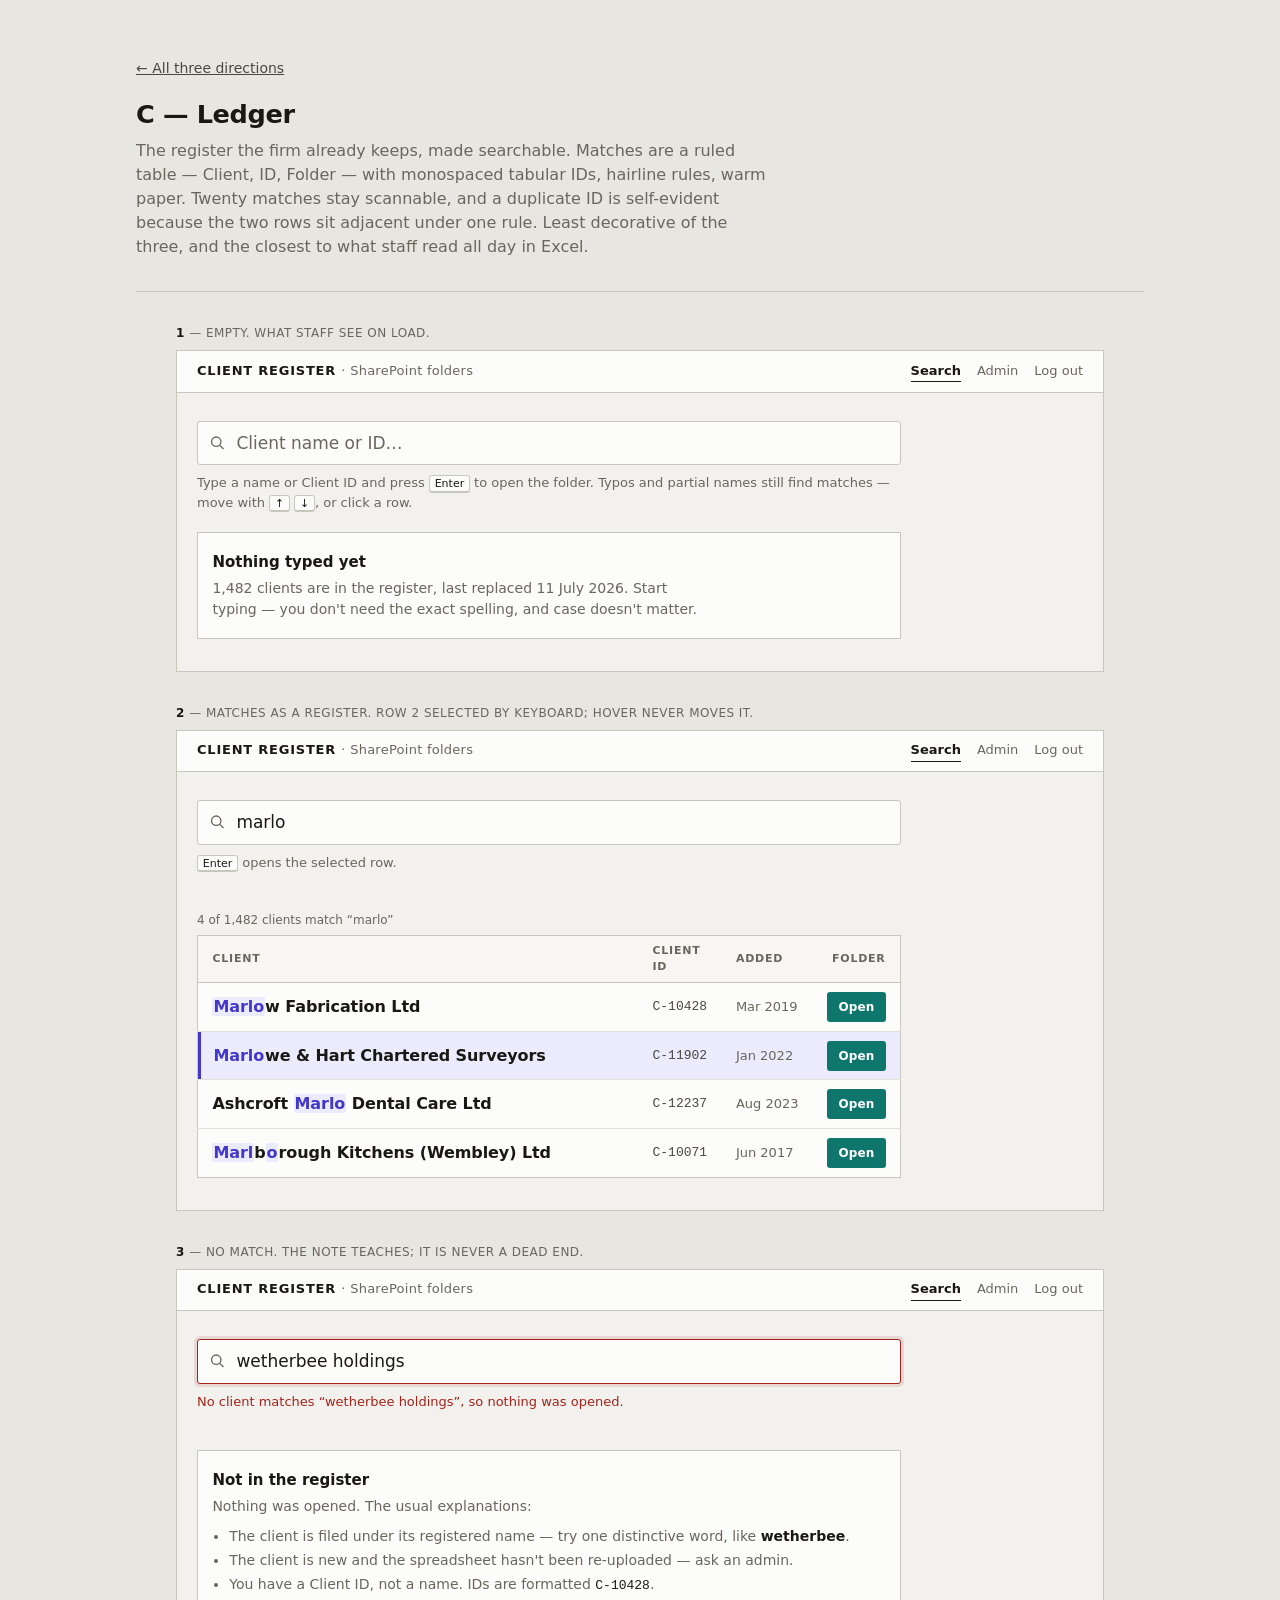
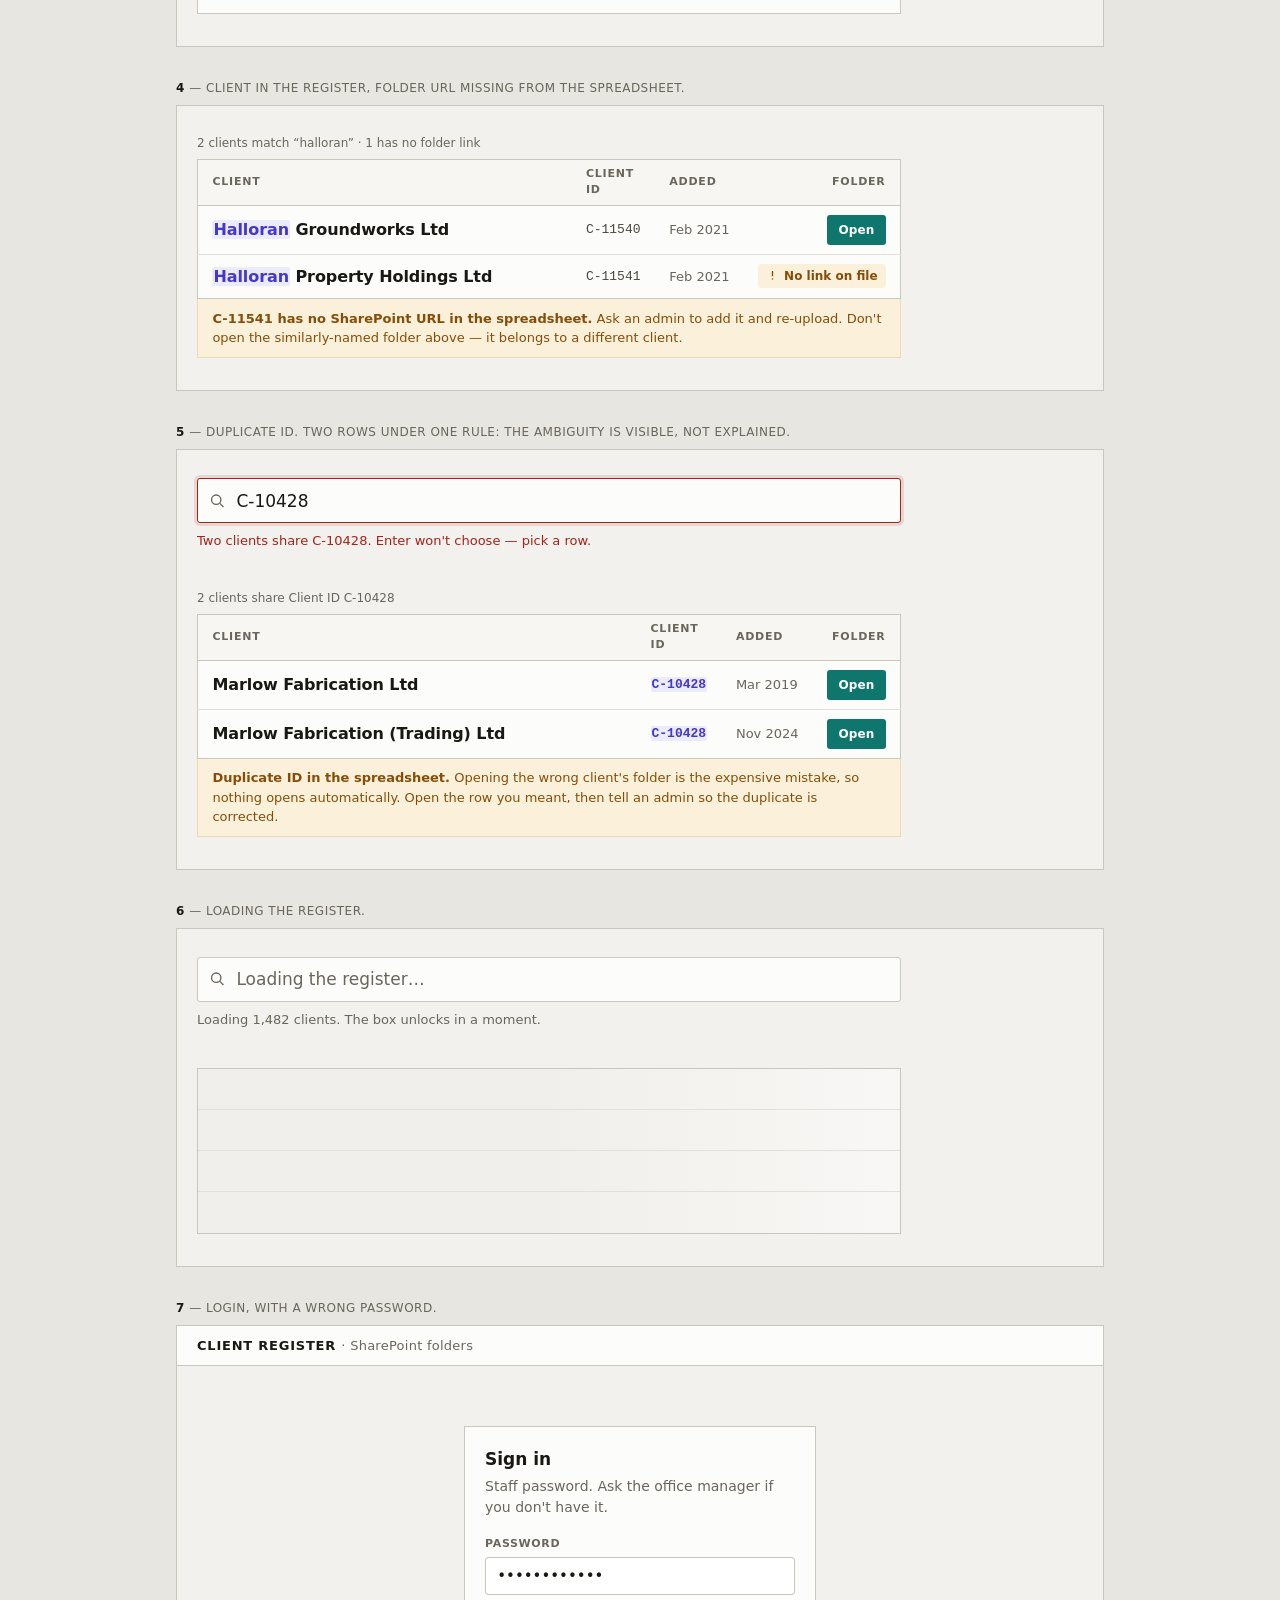
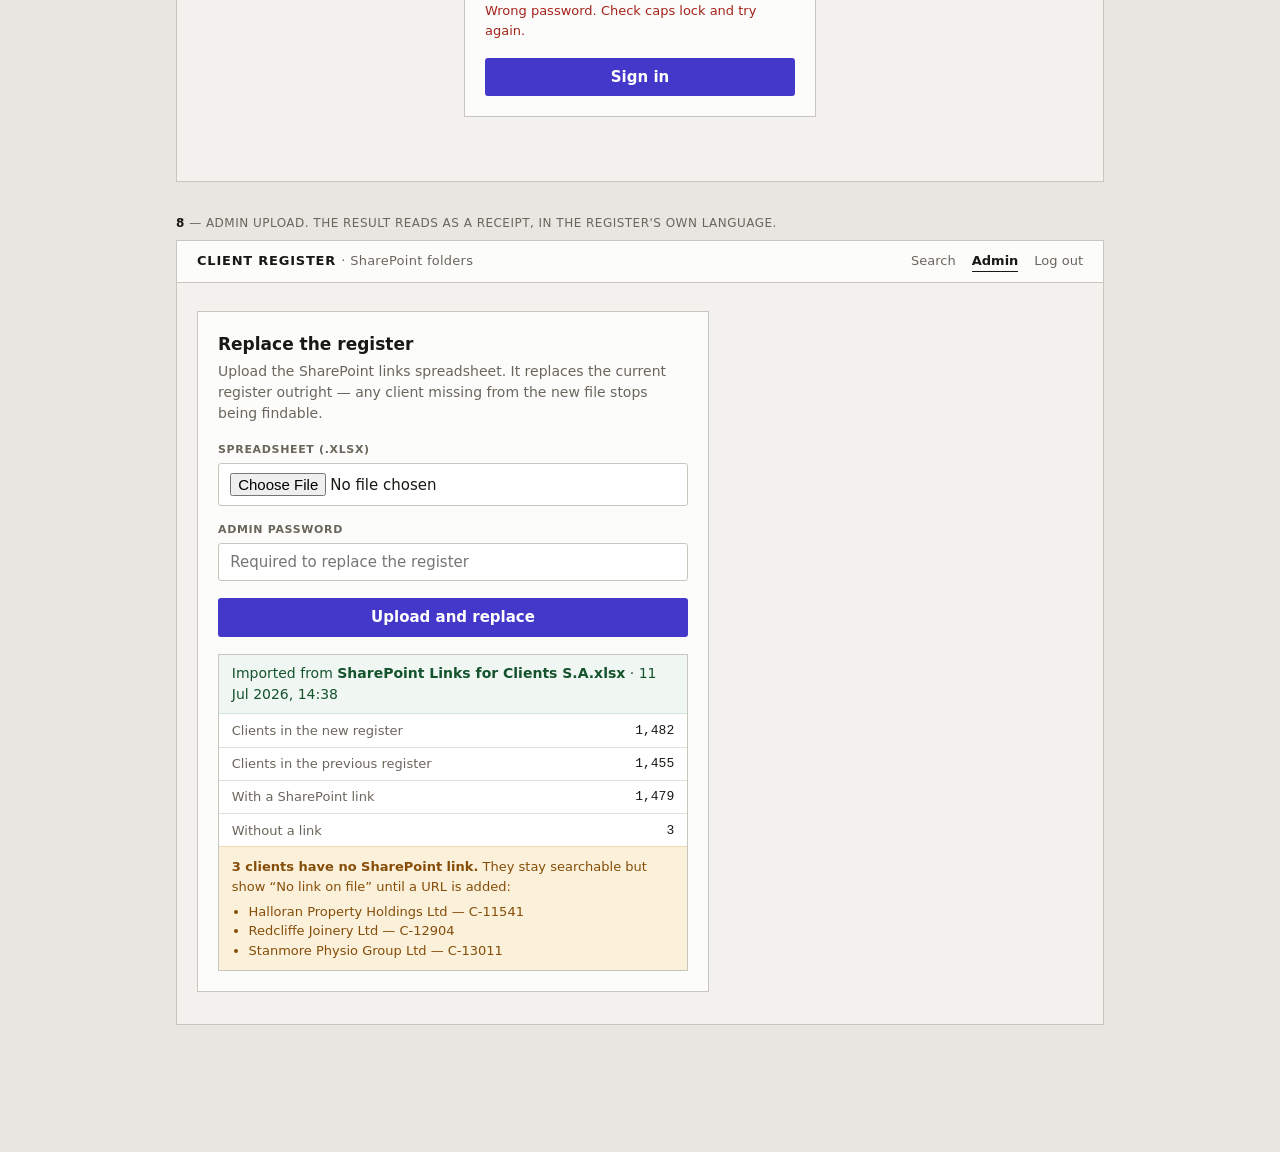
<file: mockups/c-ledger.html>
<!doctype html>
<html lang="en">
<head>
<meta charset="utf-8">
<meta name="viewport" content="width=device-width, initial-scale=1">
<title>Mockup C — Ledger · Client SharePoint Search</title>
<style>
/* =========================================================================
   DIRECTION C — LEDGER
   The firm's own register. Results are a ruled table — Client · ID · Folder —
   with tabular, monospaced IDs and hairline rules. No cards, no shadows, no
   radius on the data itself. Twenty matches stay readable; a duplicate ID is
   obvious because the two rows sit adjacent under one rule.
   Reads like a spreadsheet, which is exactly what the staff already read.
   ========================================================================= */
:root {
  --paper: #fcfcfb;      /* warm paper, not white */
  --bg: #f2f1ee;
  --rule: #e2e0da;
  --rule-strong: #c9c6be;

  --ink: #191813;
  --ink-soft: #4a4740;
  --muted: #6a665c;

  --accent: #4338ca;     /* selection / focus / match */
  --accent-soft: #eceafd;
  --accent-ring: rgba(67,56,202,.28);
  --action: #0f766e;     /* the one action */
  --action-hover: #115e59;

  --danger: #a4231a;
  --warn-ink: #854d09;
  --warn-bg: #fbf1da;

  --dur: 150ms;
  --ease: cubic-bezier(.22,1,.36,1);
  --mono: ui-monospace, "SF Mono", "Cascadia Mono", Consolas, Menlo, monospace;
}
* { box-sizing: border-box; }
body {
  margin: 0; background: #e8e6e1; color: var(--ink);
  font-family: system-ui, -apple-system, "Segoe UI", sans-serif;
  font-size: 16px; line-height: 1.5; -webkit-font-smoothing: antialiased;
}

/* ---- mockup scaffolding ---- */
.sheet { max-width: 1040px; margin: 0 auto; padding: 2rem 1rem 6rem; }
.sheet-head { padding: 1.5rem 0 2rem; border-bottom: 1px solid var(--rule-strong); margin-bottom: 2rem; }
.sheet-head h1 { font-size: 1.6rem; margin: 0 0 .35rem; letter-spacing: -.015em; }
.sheet-head p { margin: 0; color: var(--muted); max-width: 62ch; }
.sheet-head .back { display: inline-block; margin-bottom: 1rem; font-size: .875rem; color: var(--ink-soft); }
.frame { margin-bottom: 2rem; }
.frame > figcaption {
  font-size: .75rem; letter-spacing: .04em; text-transform: uppercase;
  color: var(--muted); margin-bottom: .5rem; font-variant-numeric: tabular-nums;
}
.frame > figcaption b { color: var(--ink); font-weight: 600; }
.screen { background: var(--bg); border: 1px solid var(--rule-strong); overflow: hidden; }

/* ---- the design ---- */
.masthead {
  display: flex; align-items: baseline; justify-content: space-between;
  gap: 1rem; padding: .6rem 1.25rem;
  background: var(--paper); border-bottom: 1px solid var(--rule-strong);
}
.masthead .title {
  font-size: .8125rem; font-weight: 700; letter-spacing: .06em;
  text-transform: uppercase; color: var(--ink);
}
.masthead .title span { color: var(--muted); font-weight: 500; letter-spacing: .02em; text-transform: none; }
.masthead nav { display: flex; gap: 1rem; font-size: .8125rem; }
.masthead nav a {
  color: var(--muted); text-decoration: none; padding-bottom: 1px;
  border-bottom: 1px solid transparent;
  transition: color var(--dur) var(--ease), border-color var(--dur) var(--ease);
}
.masthead nav a:hover { color: var(--ink); border-bottom-color: var(--rule-strong); }
.masthead nav a[aria-current] { color: var(--ink); font-weight: 600; border-bottom-color: var(--ink); }

.stage { padding: 1.75rem 1.25rem 2rem; }
.wrap { max-width: 44rem; }
.wrap.narrow { max-width: 22rem; margin: 2rem auto; }

/* search: a ruled field, not a floating pill */
.search { position: relative; }
.search input {
  width: 100%; padding: .7rem .9rem .7rem 2.4rem;
  font-size: 1.0625rem; font-family: inherit;
  color: var(--ink); background: var(--paper);
  border: 1px solid var(--rule-strong); border-radius: 3px;
  transition: border-color var(--dur) var(--ease), box-shadow var(--dur) var(--ease);
}
.search input::placeholder { color: var(--muted); opacity: 1; }
.search input:focus-visible {
  outline: none; border-color: var(--accent); box-shadow: 0 0 0 3px var(--accent-ring);
}
.search .icon {
  position: absolute; left: .75rem; top: 50%; transform: translateY(-50%);
  width: 17px; height: 17px; color: var(--muted); pointer-events: none;
}
.search.is-error input { border-color: var(--danger); box-shadow: 0 0 0 3px rgba(164,35,26,.13); }

.msg { min-height: 2.4rem; margin: .5rem 0 1.25rem; font-size: .8125rem; }
.msg p { margin: 0; }
.msg .hint { color: var(--muted); }
.msg .refusal { color: var(--danger); font-weight: 500; }
kbd {
  font: var(--mono); font-size: .6875rem; background: var(--paper); color: var(--ink);
  border: 1px solid var(--rule-strong); border-bottom-width: 2px;
  border-radius: 3px; padding: .05rem .3rem;
}

/* the register */
table { width: 100%; border-collapse: collapse; background: var(--paper);
  border: 1px solid var(--rule-strong); }
caption {
  caption-side: top; text-align: left;
  padding: 0 0 .4rem; font-size: .75rem; color: var(--muted);
  font-variant-numeric: tabular-nums;
}
thead th {
  text-align: left; padding: .4rem .9rem;
  font-size: .6875rem; font-weight: 600; letter-spacing: .07em; text-transform: uppercase;
  color: var(--muted); background: #f7f6f3;
  border-bottom: 1px solid var(--rule-strong);
}
thead th.right { text-align: right; }
tbody td {
  padding: .55rem .9rem; border-bottom: 1px solid var(--rule);
  vertical-align: middle;
}
tbody tr:last-child td { border-bottom: 0; }
tbody tr:hover td { background: #f7f6f3; }
tbody tr[aria-selected="true"] td { background: var(--accent-soft); }
tbody tr[aria-selected="true"] td:first-child { box-shadow: inset 3px 0 0 var(--accent); }
td.client { font-weight: 600; letter-spacing: -.005em; }
td.id {
  font-family: var(--mono); font-size: .8125rem; font-variant-numeric: tabular-nums;
  color: var(--ink-soft); white-space: nowrap; width: 1%;
}
td.folder { text-align: right; width: 1%; white-space: nowrap; }
td.added { font-size: .8125rem; color: var(--muted); white-space: nowrap; width: 1%;
  font-variant-numeric: tabular-nums; }
mark { background: var(--accent-soft); color: var(--accent); font-weight: 700;
  border-radius: 2px; padding: 0 1px; }
td.id mark { background: var(--accent-soft); }

a.open {
  display: inline-flex; align-items: center; min-height: 30px;
  padding: 0 .7rem; border-radius: 3px;
  background: var(--action); color: #fff; text-decoration: none;
  font-size: .75rem; font-weight: 600; letter-spacing: .01em;
  transition: background var(--dur) var(--ease);
}
a.open:hover { background: var(--action-hover); }
a.open:active { transform: translateY(1px); }
.nolink {
  display: inline-flex; align-items: center; gap: .3rem;
  padding: .2rem .5rem; border-radius: 3px;
  background: var(--warn-bg); color: var(--warn-ink);
  font-size: .75rem; font-weight: 600; white-space: nowrap;
}
.note {
  padding: .6rem .9rem; background: var(--warn-bg); color: var(--warn-ink);
  border: 1px solid #ecdcb4; border-top: 0; font-size: .8125rem;
}
.note b { font-weight: 700; }

/* states that teach — set as a ruled note, in keeping with the register */
.teach {
  background: var(--paper); border: 1px solid var(--rule-strong);
  padding: 1.1rem .9rem;
}
.teach h3 { margin: 0 0 .3rem; font-size: .9375rem; font-weight: 600; }
.teach p { margin: 0; font-size: .875rem; color: var(--muted); max-width: 56ch; }
.teach ul { margin: .55rem 0 0; padding-left: 1.05rem; font-size: .875rem; color: var(--muted); }
.teach li + li { margin-top: .2rem; }
.teach strong { color: var(--ink); font-weight: 600; }
.teach code { font-family: var(--mono); font-size: .8125rem; color: var(--ink); }

/* loading */
.skel-row { height: 41px; border-bottom: 1px solid var(--rule);
  background: linear-gradient(90deg,#f0efeb 25%,#f8f7f5 50%,#f0efeb 75%);
  background-size: 200% 100%; animation: sheen 1.2s linear infinite; }
.skel-wrap { background: var(--paper); border: 1px solid var(--rule-strong); }
@keyframes sheen { from { background-position: 200% 0 } to { background-position: -200% 0 } }

/* forms, in the same ruled language */
.form { background: var(--paper); border: 1px solid var(--rule-strong); padding: 1.25rem; }
.form h2 { margin: 0 0 .25rem; font-size: 1.0625rem; font-weight: 600; }
.form .sub { margin: 0 0 1.1rem; font-size: .875rem; color: var(--muted); }
label { display: block; font-size: .6875rem; font-weight: 600; letter-spacing: .06em;
  text-transform: uppercase; color: var(--muted); margin-bottom: .3rem; }
input[type=password], input[type=file] {
  width: 100%; padding: .55rem .7rem; font-size: .9375rem; font-family: inherit;
  background: #fff; color: var(--ink);
  border: 1px solid var(--rule-strong); border-radius: 3px;
}
input:focus-visible { outline: none; border-color: var(--accent); box-shadow: 0 0 0 3px var(--accent-ring); }
button {
  margin-top: 1.1rem; width: 100%; min-height: 38px;
  padding: .5rem 1rem; font: inherit; font-size: .9375rem; font-weight: 600;
  border: 0; border-radius: 3px; background: var(--accent); color: #fff; cursor: pointer;
  transition: background var(--dur) var(--ease);
}
button:hover { background: #3730a3; }
button:active { background: #312e81; transform: translateY(1px); }
.field-error { margin: .4rem 0 0; font-size: .8125rem; color: var(--danger); }
.receipt {
  margin-top: 1.1rem; border: 1px solid var(--rule-strong); background: #fff;
}
.receipt .r-head {
  padding: .5rem .8rem; background: #f0f7f2; border-bottom: 1px solid #cfe6d8;
  font-size: .875rem; color: #14532d;
}
.receipt dl { display: grid; grid-template-columns: auto 1fr; gap: 0;
  margin: 0; font-size: .8125rem; }
.receipt dt { padding: .4rem .8rem; color: var(--muted); border-bottom: 1px solid var(--rule);
  white-space: nowrap; }
.receipt dd { margin: 0; padding: .4rem .8rem; border-bottom: 1px solid var(--rule);
  text-align: right; font-family: var(--mono); font-variant-numeric: tabular-nums; }
.receipt dl > :nth-last-child(-n+2) { border-bottom: 0; }
.receipt .r-warn {
  padding: .6rem .8rem; background: var(--warn-bg); color: var(--warn-ink);
  border-top: 1px solid #ecdcb4; font-size: .8125rem;
}
.receipt .r-warn ul { margin: .35rem 0 0; padding-left: 1.05rem; }
:focus-visible { outline: 2px solid var(--accent); outline-offset: 2px; }
@media (prefers-reduced-motion: reduce) {
  .skel-row { animation: none; background: #f0efeb; }
  *, *::before, *::after { transition-duration: 1ms !important; }
}
</style>
</head>
<body>
<div class="sheet">

  <header class="sheet-head">
    <a class="back" href="index.html">← All three directions</a>
    <h1>C — Ledger</h1>
    <p>The register the firm already keeps, made searchable. Matches are a ruled table —
       Client, ID, Folder — with monospaced tabular IDs, hairline rules, warm paper.
       Twenty matches stay scannable, and a duplicate ID is self-evident because the two
       rows sit adjacent under one rule. Least decorative of the three, and the closest
       to what staff read all day in Excel.</p>
  </header>

  <!-- 1 · EMPTY -->
  <figure class="frame">
    <figcaption><b>1</b> — Empty. What staff see on load.</figcaption>
    <div class="screen">
      <div class="masthead">
        <div class="title">Client register <span>· SharePoint folders</span></div>
        <nav><a href="#" aria-current="page">Search</a><a href="#">Admin</a><a href="#">Log out</a></nav>
      </div>
      <div class="stage">
        <div class="wrap">
          <div class="search">
            <svg class="icon" viewBox="0 0 20 20" fill="none" stroke="currentColor" stroke-width="1.6" aria-hidden="true">
              <circle cx="8.5" cy="8.5" r="5.5"/><path d="M12.8 12.8 17 17"/>
            </svg>
            <input type="search" placeholder="Client name or ID…" aria-label="Search clients by name or Client ID">
          </div>
          <div class="msg">
            <p class="hint">Type a name or Client ID and press <kbd>Enter</kbd> to open the folder.
               Typos and partial names still find matches — move with <kbd>↑</kbd> <kbd>↓</kbd>, or click a row.</p>
          </div>
          <div class="teach">
            <h3>Nothing typed yet</h3>
            <p>1,482 clients are in the register, last replaced 11 July 2026.
               Start typing — you don't need the exact spelling, and case doesn't matter.</p>
          </div>
        </div>
      </div>
    </div>
  </figure>

  <!-- 2 · MATCHES -->
  <figure class="frame">
    <figcaption><b>2</b> — Matches as a register. Row 2 selected by keyboard; hover never moves it.</figcaption>
    <div class="screen">
      <div class="masthead">
        <div class="title">Client register <span>· SharePoint folders</span></div>
        <nav><a href="#" aria-current="page">Search</a><a href="#">Admin</a><a href="#">Log out</a></nav>
      </div>
      <div class="stage">
        <div class="wrap">
          <div class="search">
            <svg class="icon" viewBox="0 0 20 20" fill="none" stroke="currentColor" stroke-width="1.6" aria-hidden="true">
              <circle cx="8.5" cy="8.5" r="5.5"/><path d="M12.8 12.8 17 17"/>
            </svg>
            <input type="search" value="marlo" aria-label="Search clients by name or Client ID">
          </div>
          <div class="msg"><p class="hint"><kbd>Enter</kbd> opens the selected row.</p></div>

          <table>
            <caption>4 of 1,482 clients match “marlo”</caption>
            <thead>
              <tr>
                <th scope="col">Client</th>
                <th scope="col">Client ID</th>
                <th scope="col">Added</th>
                <th scope="col" class="right">Folder</th>
              </tr>
            </thead>
            <tbody>
              <tr>
                <td class="client"><mark>Marlo</mark>w Fabrication Ltd</td>
                <td class="id">C-10428</td>
                <td class="added">Mar 2019</td>
                <td class="folder"><a class="open" href="#">Open</a></td>
              </tr>
              <tr aria-selected="true">
                <td class="client"><mark>Marlo</mark>we &amp; Hart Chartered Surveyors</td>
                <td class="id">C-11902</td>
                <td class="added">Jan 2022</td>
                <td class="folder"><a class="open" href="#">Open</a></td>
              </tr>
              <tr>
                <td class="client">Ashcroft <mark>Marlo</mark> Dental Care Ltd</td>
                <td class="id">C-12237</td>
                <td class="added">Aug 2023</td>
                <td class="folder"><a class="open" href="#">Open</a></td>
              </tr>
              <tr>
                <td class="client"><mark>Marl</mark>b<mark>o</mark>rough Kitchens (Wembley) Ltd</td>
                <td class="id">C-10071</td>
                <td class="added">Jun 2017</td>
                <td class="folder"><a class="open" href="#">Open</a></td>
              </tr>
            </tbody>
          </table>
        </div>
      </div>
    </div>
  </figure>

  <!-- 3 · NO MATCH -->
  <figure class="frame">
    <figcaption><b>3</b> — No match. The note teaches; it is never a dead end.</figcaption>
    <div class="screen">
      <div class="masthead">
        <div class="title">Client register <span>· SharePoint folders</span></div>
        <nav><a href="#" aria-current="page">Search</a><a href="#">Admin</a><a href="#">Log out</a></nav>
      </div>
      <div class="stage">
        <div class="wrap">
          <div class="search is-error">
            <svg class="icon" viewBox="0 0 20 20" fill="none" stroke="currentColor" stroke-width="1.6" aria-hidden="true">
              <circle cx="8.5" cy="8.5" r="5.5"/><path d="M12.8 12.8 17 17"/>
            </svg>
            <input type="search" value="wetherbee holdings" aria-label="Search clients by name or Client ID">
          </div>
          <div class="msg"><p class="refusal">No client matches “wetherbee holdings”, so nothing was opened.</p></div>
          <div class="teach">
            <h3>Not in the register</h3>
            <p>Nothing was opened. The usual explanations:</p>
            <ul>
              <li>The client is filed under its registered name — try one distinctive word, like <strong>wetherbee</strong>.</li>
              <li>The client is new and the spreadsheet hasn't been re-uploaded — ask an admin.</li>
              <li>You have a Client ID, not a name. IDs are formatted <code>C-10428</code>.</li>
            </ul>
          </div>
        </div>
      </div>
    </div>
  </figure>

  <!-- 4 · NO LINK -->
  <figure class="frame">
    <figcaption><b>4</b> — Client in the register, folder URL missing from the spreadsheet.</figcaption>
    <div class="screen">
      <div class="stage">
        <div class="wrap">
          <table>
            <caption>2 clients match “halloran” · 1 has no folder link</caption>
            <thead>
              <tr>
                <th scope="col">Client</th>
                <th scope="col">Client ID</th>
                <th scope="col">Added</th>
                <th scope="col" class="right">Folder</th>
              </tr>
            </thead>
            <tbody>
              <tr>
                <td class="client"><mark>Halloran</mark> Groundworks Ltd</td>
                <td class="id">C-11540</td>
                <td class="added">Feb 2021</td>
                <td class="folder"><a class="open" href="#">Open</a></td>
              </tr>
              <tr>
                <td class="client"><mark>Halloran</mark> Property Holdings Ltd</td>
                <td class="id">C-11541</td>
                <td class="added">Feb 2021</td>
                <td class="folder">
                  <span class="nolink">
                    <svg width="13" height="13" viewBox="0 0 16 16" fill="none" stroke="currentColor" stroke-width="1.7" aria-hidden="true">
                      <path d="M8 2.5v6.5"/><circle cx="8" cy="12.4" r=".9" fill="currentColor" stroke="none"/>
                    </svg>
                    No link on file
                  </span>
                </td>
              </tr>
            </tbody>
          </table>
          <div class="note">
            <b>C-11541 has no SharePoint URL in the spreadsheet.</b>
            Ask an admin to add it and re-upload. Don't open the similarly-named folder above —
            it belongs to a different client.
          </div>
        </div>
      </div>
    </div>
  </figure>

  <!-- 5 · ID COLLISION -->
  <figure class="frame">
    <figcaption><b>5</b> — Duplicate ID. Two rows under one rule: the ambiguity is visible, not explained.</figcaption>
    <div class="screen">
      <div class="stage">
        <div class="wrap">
          <div class="search is-error">
            <svg class="icon" viewBox="0 0 20 20" fill="none" stroke="currentColor" stroke-width="1.6" aria-hidden="true">
              <circle cx="8.5" cy="8.5" r="5.5"/><path d="M12.8 12.8 17 17"/>
            </svg>
            <input type="search" value="C-10428" aria-label="Search clients by name or Client ID">
          </div>
          <div class="msg"><p class="refusal">Two clients share C-10428. Enter won't choose — pick a row.</p></div>
          <table>
            <caption>2 clients share Client ID C-10428</caption>
            <thead>
              <tr>
                <th scope="col">Client</th>
                <th scope="col">Client ID</th>
                <th scope="col">Added</th>
                <th scope="col" class="right">Folder</th>
              </tr>
            </thead>
            <tbody>
              <tr>
                <td class="client">Marlow Fabrication Ltd</td>
                <td class="id"><mark>C-10428</mark></td>
                <td class="added">Mar 2019</td>
                <td class="folder"><a class="open" href="#">Open</a></td>
              </tr>
              <tr>
                <td class="client">Marlow Fabrication (Trading) Ltd</td>
                <td class="id"><mark>C-10428</mark></td>
                <td class="added">Nov 2024</td>
                <td class="folder"><a class="open" href="#">Open</a></td>
              </tr>
            </tbody>
          </table>
          <div class="note">
            <b>Duplicate ID in the spreadsheet.</b>
            Opening the wrong client's folder is the expensive mistake, so nothing opens
            automatically. Open the row you meant, then tell an admin so the duplicate is corrected.
          </div>
        </div>
      </div>
    </div>
  </figure>

  <!-- 6 · LOADING -->
  <figure class="frame">
    <figcaption><b>6</b> — Loading the register.</figcaption>
    <div class="screen">
      <div class="stage">
        <div class="wrap">
          <div class="search">
            <svg class="icon" viewBox="0 0 20 20" fill="none" stroke="currentColor" stroke-width="1.6" aria-hidden="true">
              <circle cx="8.5" cy="8.5" r="5.5"/><path d="M12.8 12.8 17 17"/>
            </svg>
            <input type="search" placeholder="Loading the register…" disabled aria-label="Search clients by name or Client ID">
          </div>
          <div class="msg"><p class="hint">Loading 1,482 clients. The box unlocks in a moment.</p></div>
          <div class="skel-wrap" aria-hidden="true">
            <div class="skel-row"></div><div class="skel-row"></div>
            <div class="skel-row"></div><div class="skel-row" style="border-bottom:0"></div>
          </div>
        </div>
      </div>
    </div>
  </figure>

  <!-- 7 · LOGIN -->
  <figure class="frame">
    <figcaption><b>7</b> — Login, with a wrong password.</figcaption>
    <div class="screen">
      <div class="masthead">
        <div class="title">Client register <span>· SharePoint folders</span></div>
      </div>
      <div class="stage">
        <div class="wrap narrow">
          <div class="form">
            <h2>Sign in</h2>
            <p class="sub">Staff password. Ask the office manager if you don't have it.</p>
            <label for="pw-c">Password</label>
            <input id="pw-c" type="password" value="············" aria-invalid="true" aria-describedby="pw-c-err">
            <p class="field-error" id="pw-c-err">Wrong password. Check caps lock and try again.</p>
            <button type="button">Sign in</button>
          </div>
        </div>
      </div>
    </div>
  </figure>

  <!-- 8 · ADMIN -->
  <figure class="frame">
    <figcaption><b>8</b> — Admin upload. The result reads as a receipt, in the register's own language.</figcaption>
    <div class="screen">
      <div class="masthead">
        <div class="title">Client register <span>· SharePoint folders</span></div>
        <nav><a href="#">Search</a><a href="#" aria-current="page">Admin</a><a href="#">Log out</a></nav>
      </div>
      <div class="stage">
        <div class="wrap" style="max-width:32rem">
          <div class="form">
            <h2>Replace the register</h2>
            <p class="sub">Upload the SharePoint links spreadsheet. It replaces the current register
               outright — any client missing from the new file stops being findable.</p>

            <label for="f-c">Spreadsheet (.xlsx)</label>
            <input id="f-c" type="file">

            <label for="ap-c" style="margin-top:1rem">Admin password</label>
            <input id="ap-c" type="password" placeholder="Required to replace the register">

            <button type="button">Upload and replace</button>

            <div class="receipt">
              <div class="r-head">Imported from <strong>SharePoint Links for Clients S.A.xlsx</strong> · 11 Jul 2026, 14:38</div>
              <dl>
                <dt>Clients in the new register</dt><dd>1,482</dd>
                <dt>Clients in the previous register</dt><dd>1,455</dd>
                <dt>With a SharePoint link</dt><dd>1,479</dd>
                <dt>Without a link</dt><dd>3</dd>
              </dl>
              <div class="r-warn">
                <strong>3 clients have no SharePoint link.</strong> They stay searchable but
                show “No link on file” until a URL is added:
                <ul>
                  <li>Halloran Property Holdings Ltd — C-11541</li>
                  <li>Redcliffe Joinery Ltd — C-12904</li>
                  <li>Stanmore Physio Group Ltd — C-13011</li>
                </ul>
              </div>
            </div>
          </div>
        </div>
      </div>
    </div>
  </figure>

</div>
</body>
</html>
</file>
